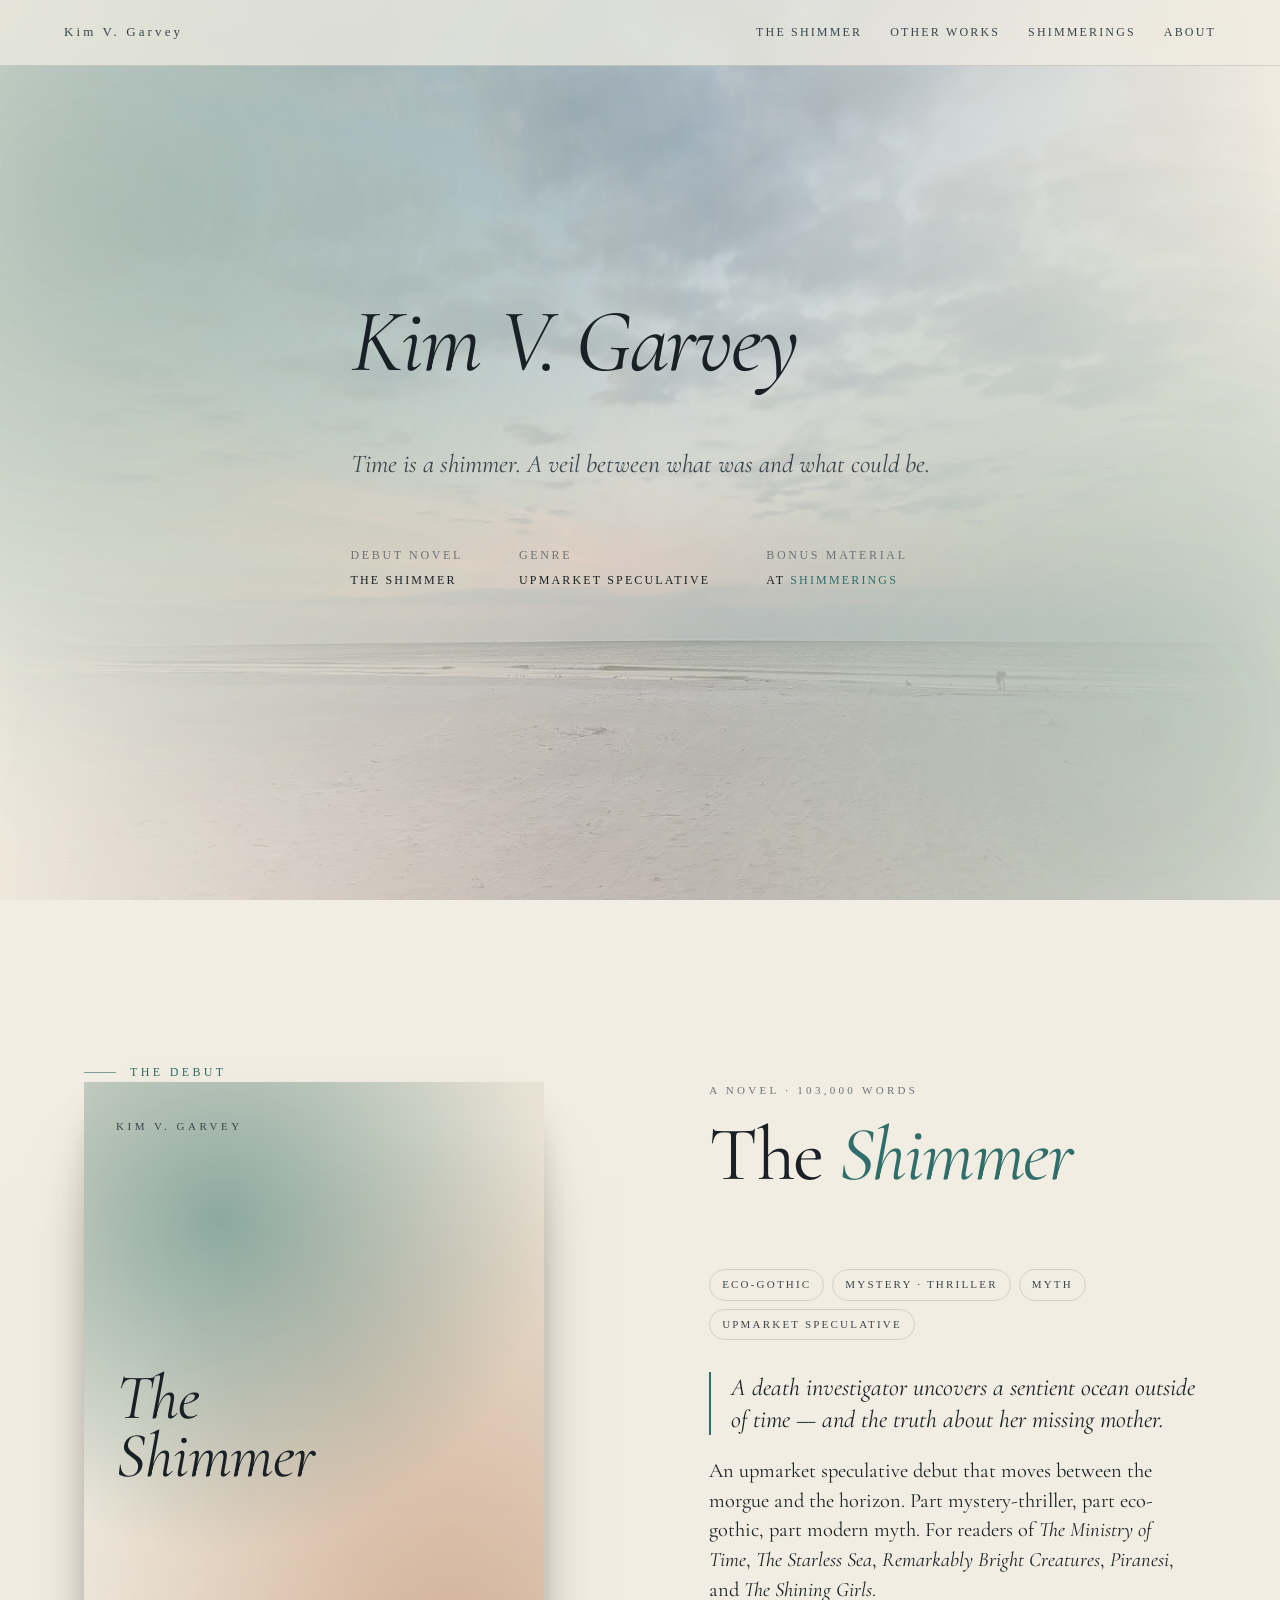
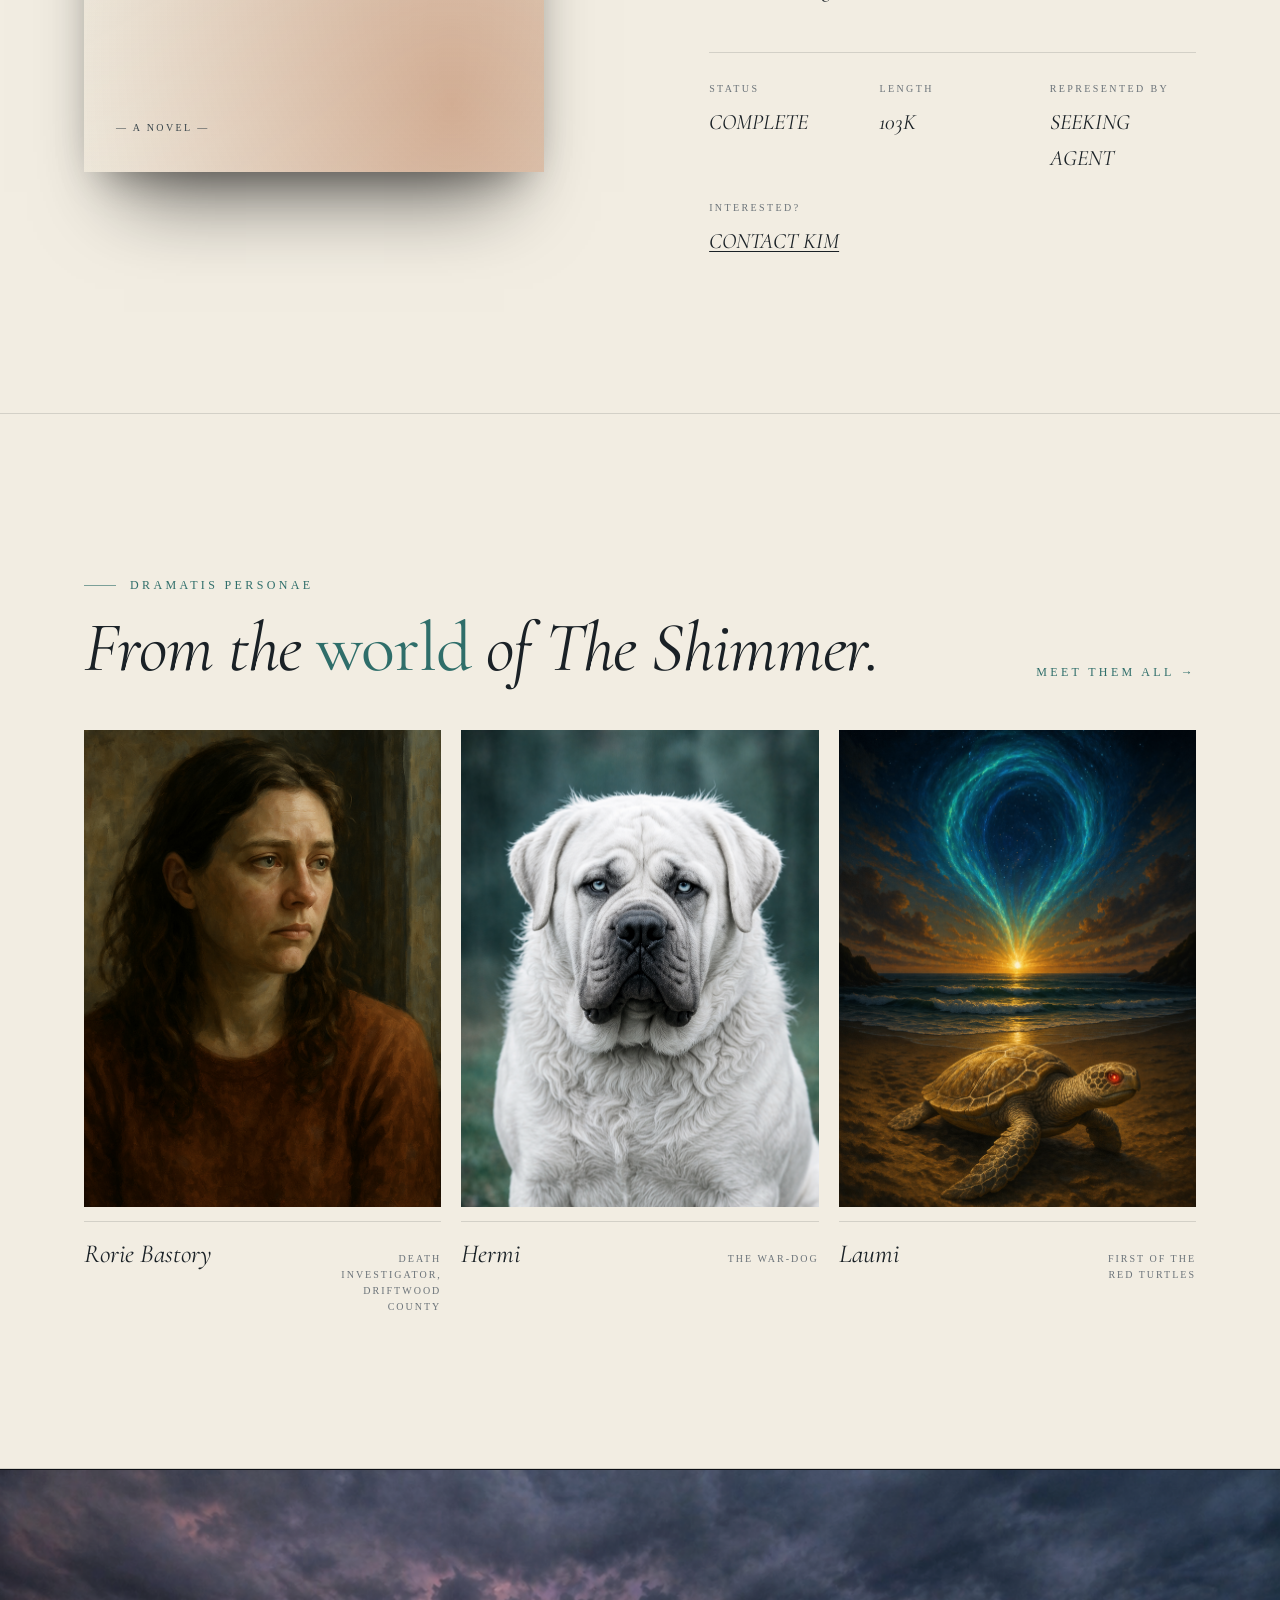
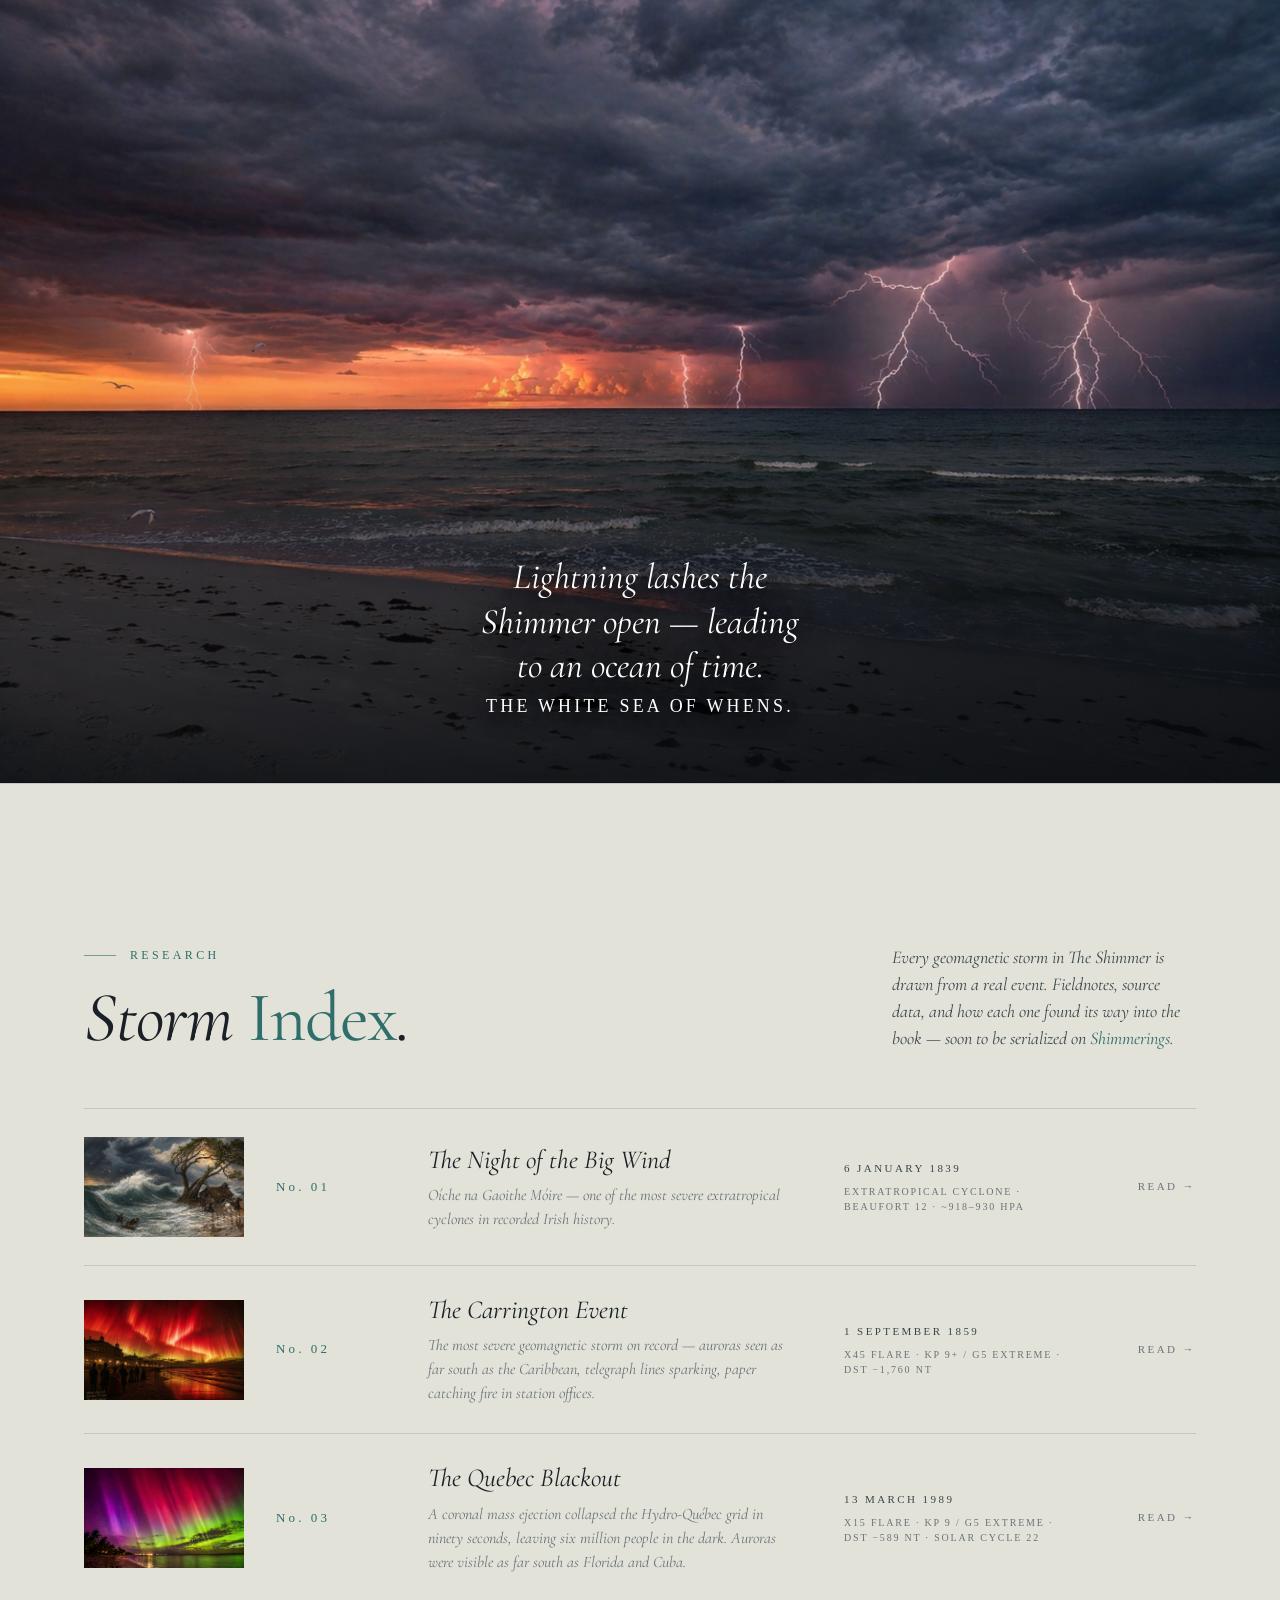
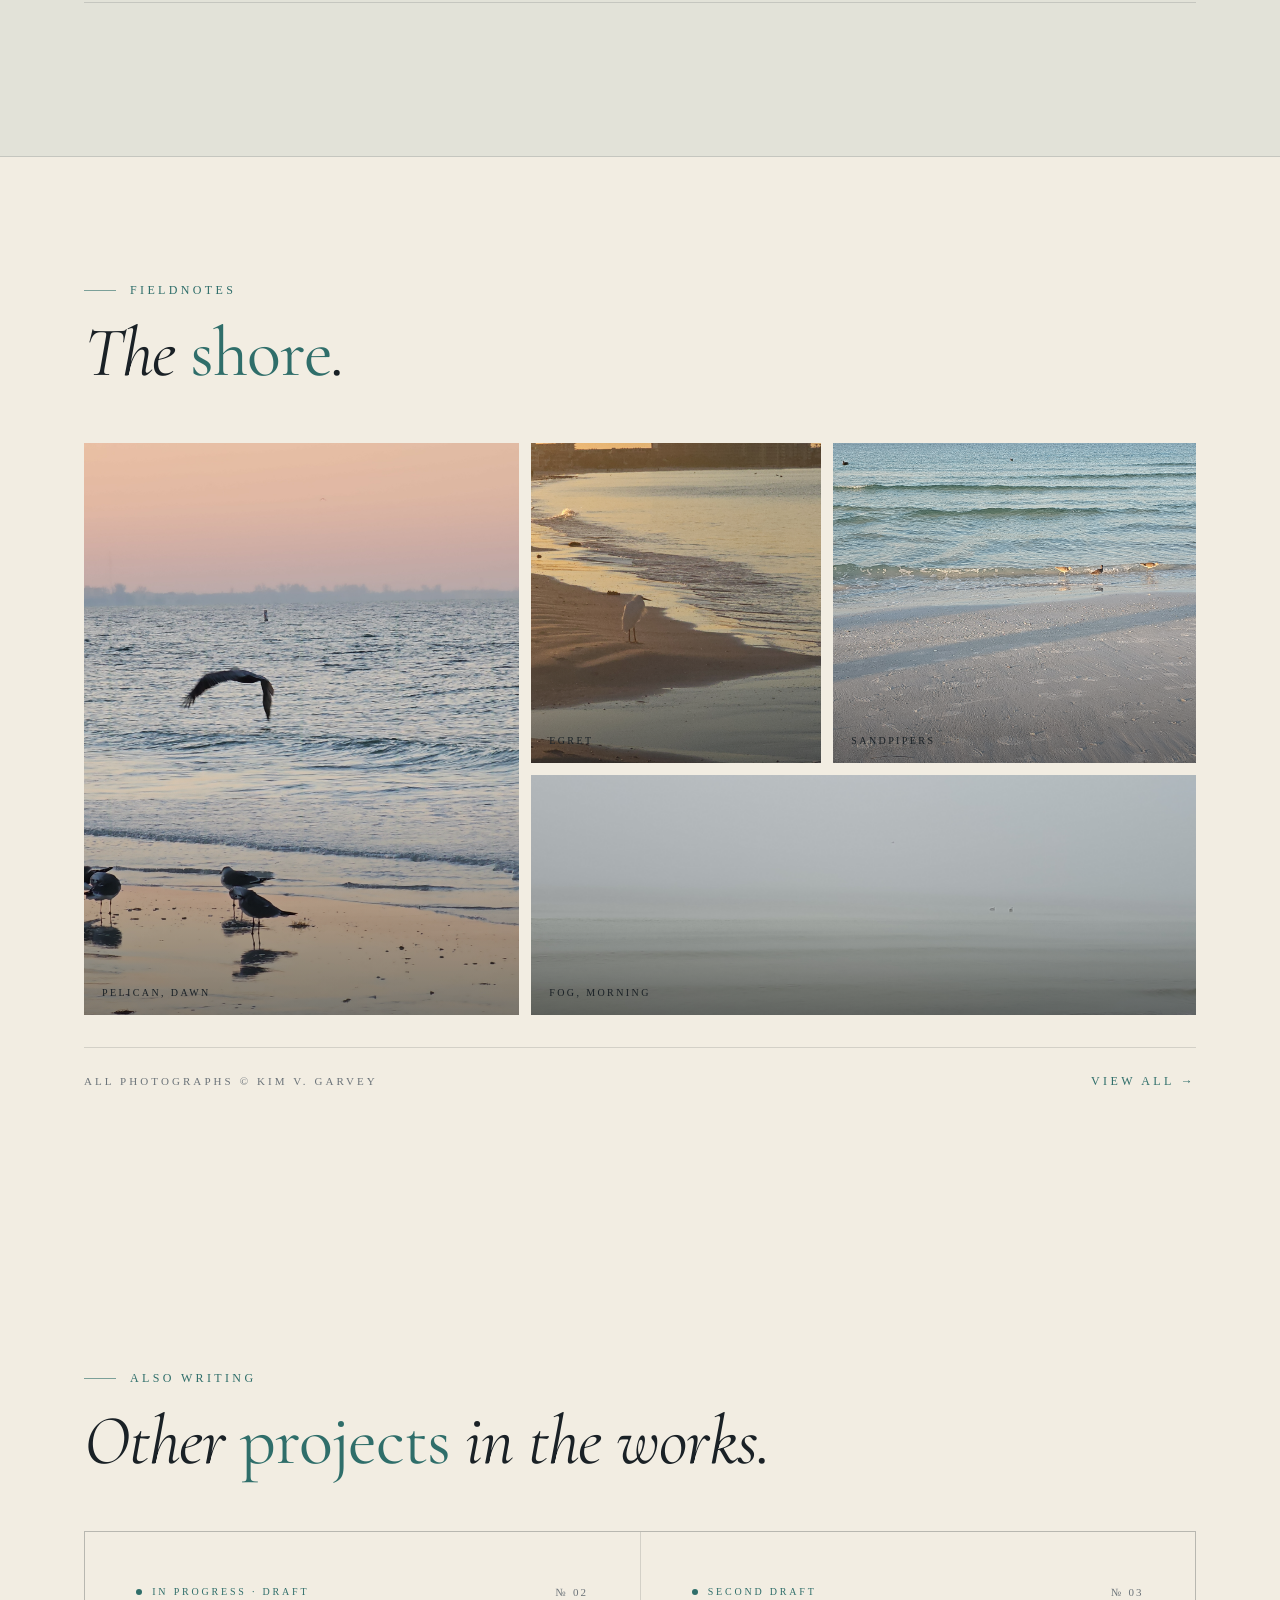
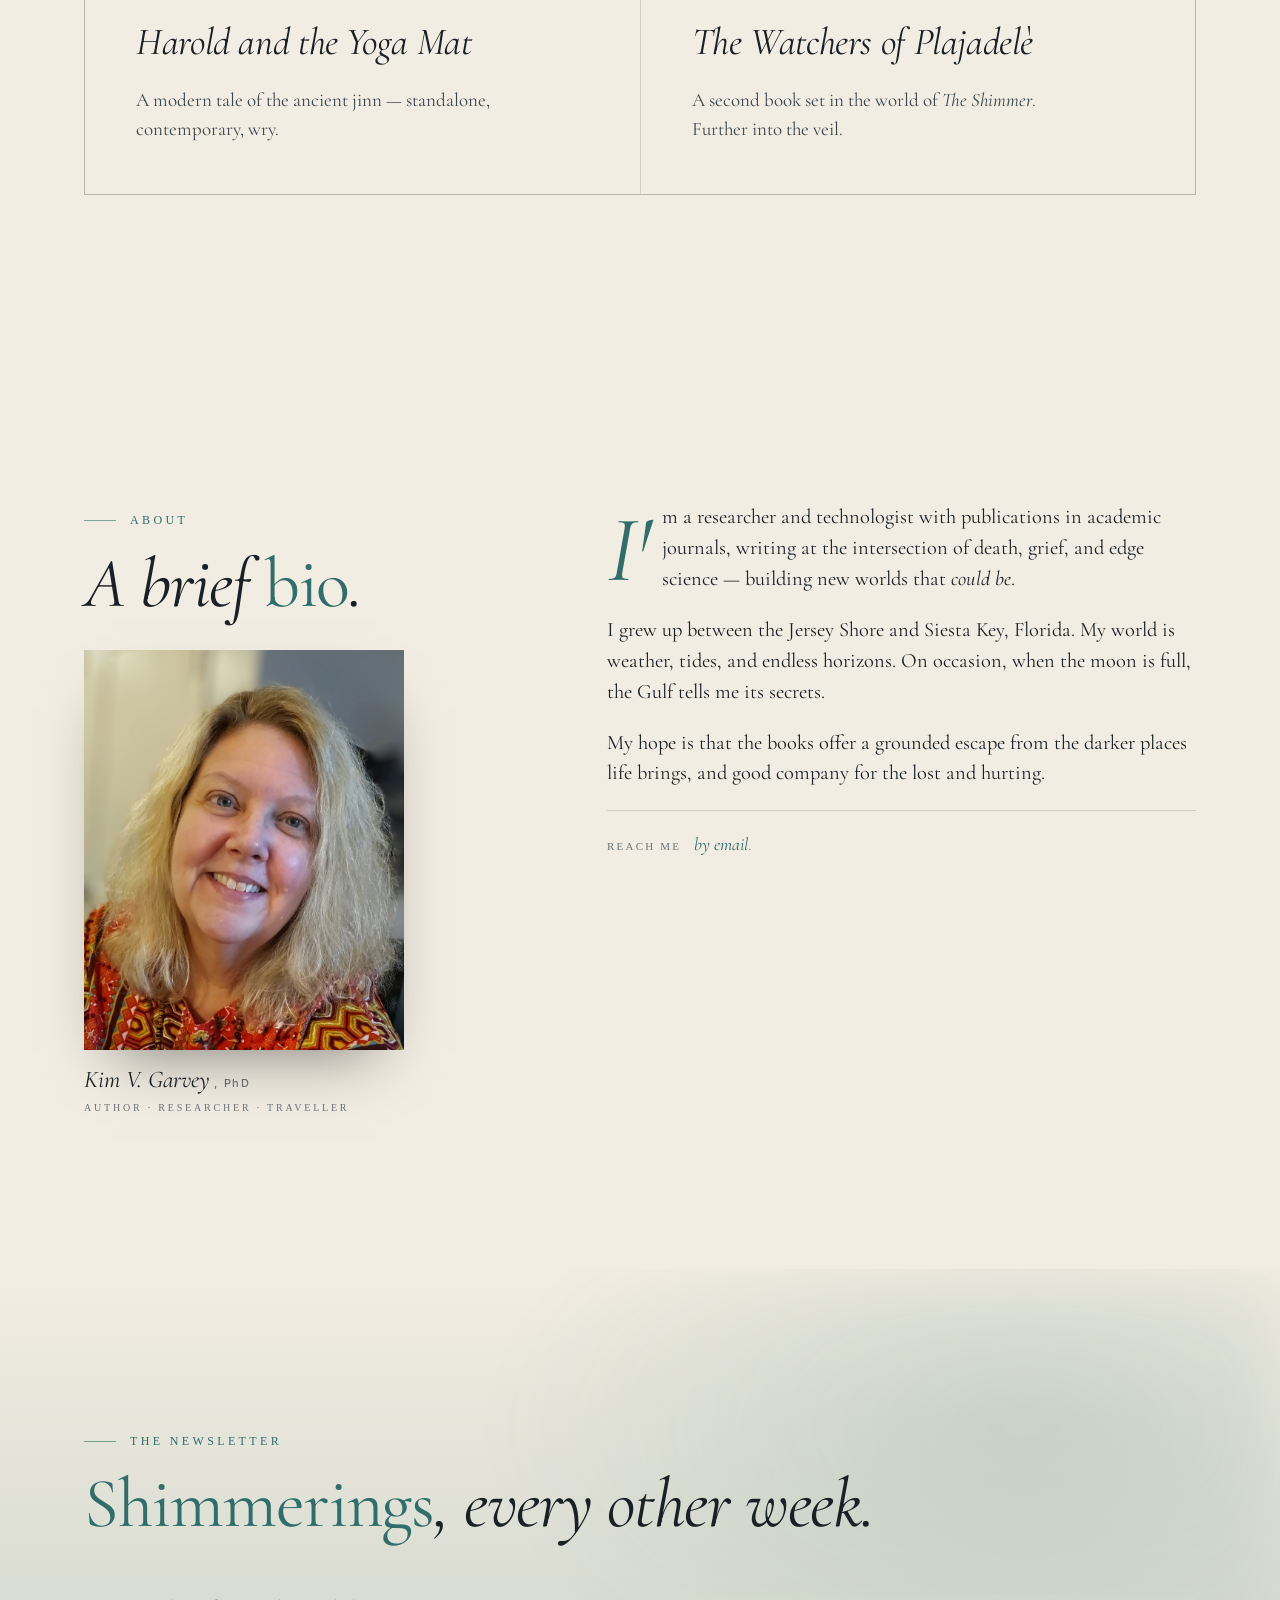
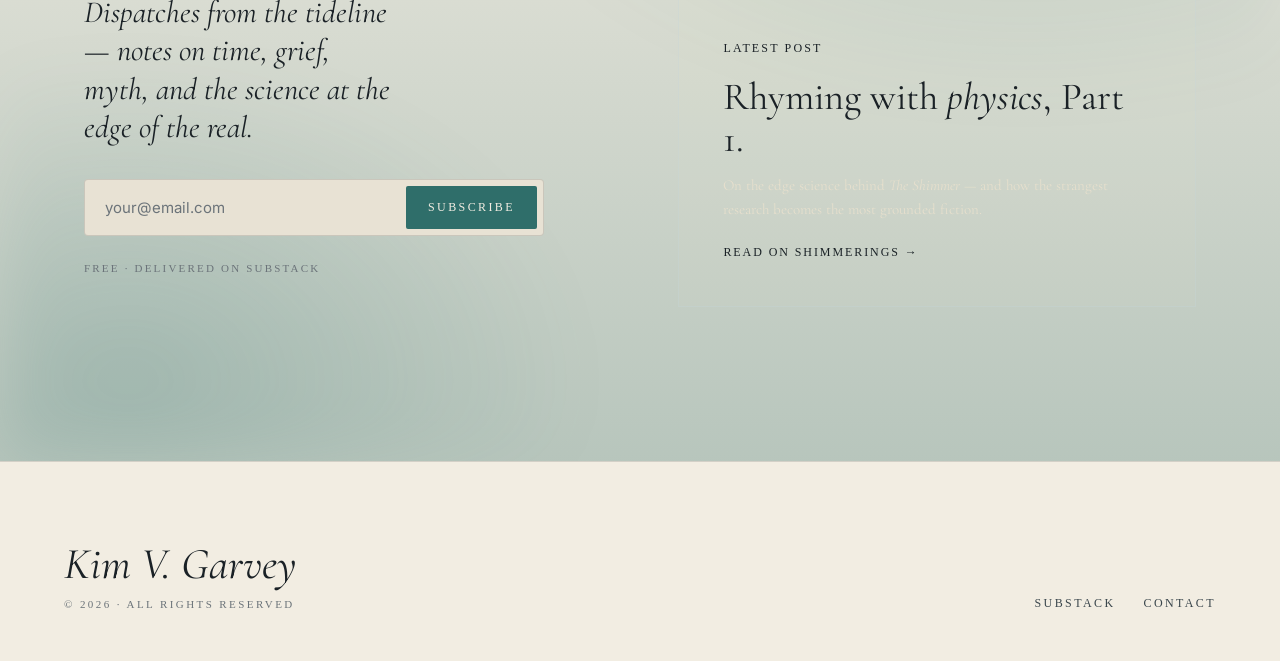
<file: index.html>
<!doctype html>
<html lang="en" data-palette="abyssal" data-accent="shore" data-hero="editorial" data-motion="on">
<head>
<meta charset="utf-8" />
<meta name="viewport" content="width=device-width, initial-scale=1" />
<title>Kim V. Garvey — author of The Shimmer</title>
<meta name="description" content="Kim V. Garvey is an upmarket speculative author. Debut novel: The Shimmer." />

<!-- Open Graph / social cards -->
<meta property="og:type" content="website" />
<meta property="og:site_name" content="Kim V. Garvey" />
<meta property="og:title" content="Kim V. Garvey — author of The Shimmer" />
<meta property="og:description" content="Upmarket speculative debut. A death investigator uncovers a sentient ocean outside of time — and the truth about her missing mother." />
<meta property="og:image" content="https://kimvgarvey.com/images/social-card.png" />
<meta property="og:image:width" content="1200" />
<meta property="og:image:height" content="630" />
<meta property="og:url" content="https://kimvgarvey.com/" />
<meta name="twitter:card" content="summary_large_image" />
<meta name="twitter:title" content="Kim V. Garvey — author of The Shimmer" />
<meta name="twitter:description" content="Upmarket speculative debut. A death investigator uncovers a sentient ocean outside of time — and the truth about her missing mother." />
<meta name="twitter:image" content="https://kimvgarvey.com/images/social-card.png" />
<link rel="preconnect" href="https://fonts.googleapis.com" />
<link rel="preconnect" href="https://fonts.gstatic.com" crossorigin />
<link href="https://fonts.googleapis.com/css2?family=Cormorant+Garamond:ital,wght@0,400;0,500;0,600;1,400;1,500&family=IM+Fell+English+SC&family=Inter:wght@400;500;600&display=swap" rel="stylesheet" />
<link rel="stylesheet" href="styles.css?v=15" />
<script>
  // Persisted tweak defaults. The host rewrites this block on change.
  window.__TWEAK_DEFAULTS = /*EDITMODE-BEGIN*/{
    "palette": "pale",
    "accent": "shore",
    "hero": "editorial",
    "motion": "on"
  }/*EDITMODE-END*/;
</script>
</head>
<body>

<div class="grain"></div>

<!-- ==================== NAV ==================== -->
<nav class="nav">
  <a href="#top" class="mark">Kim V. Garvey</a>
  <button class="nav-toggle" aria-label="Open menu" aria-expanded="false" aria-controls="nav-menu">
    <span></span><span></span><span></span>
  </button>
  <ul id="nav-menu">
    <li><a href="#book">The Shimmer</a></li>
    <li><a href="#works">Other Works</a></li>
    <li><a href="#substack">Shimmerings</a></li>
    <li><a href="#about">About</a></li>
  </ul>
</nav>
<script>
  (function(){
    var btn = document.querySelector('.nav-toggle');
    var menu = document.getElementById('nav-menu');
    if (!btn || !menu) return;
    function close(){ menu.classList.remove('open'); btn.classList.remove('open'); btn.setAttribute('aria-expanded','false'); }
    function toggle(){
      var isOpen = menu.classList.toggle('open');
      btn.classList.toggle('open', isOpen);
      btn.setAttribute('aria-expanded', isOpen ? 'true' : 'false');
    }
    btn.addEventListener('click', toggle);
    menu.addEventListener('click', function(e){ if (e.target.tagName === 'A') close(); });
  })();
</script>

<!-- ==================== HERO ==================== -->
<section class="hero" id="top">
  <div class="hero-photo"></div>
  <div class="shimmer"></div>
  <div class="wrap hero-inner">
    <h1 class="hero-name">Kim V. Garvey</h1>
    <p class="hero-sub">
      Time is a shimmer. A veil between what was and what could be.
    </p>
    <div class="hero-meta">
      <div>Debut Novel <b>The Shimmer</b></div>
      <div>Genre <b>Upmarket Speculative</b></div>
      <div>Bonus material <b>At <a href="https://shimmerings.substack.com/about" target="_blank" rel="noopener" style="color:var(--accent)">Shimmerings</a></b></div>
    </div>
  </div>
</section>

<!-- ==================== THE SHIMMER ==================== -->
<section id="book">
  <div class="wrap">
    <div class="eyebrow">The Debut</div>
    <div class="book">

      <div class="book-cover-wrap">
        <div class="book-cover" aria-label="Cover treatment for The Shimmer">
          <div class="book-cover-text">
            <div class="cv-author">Kim V. Garvey</div>
            <div>
              <div class="cv-title">The<br/><em>Shimmer</em></div>
            </div>
            <div class="cv-sub">— A Novel —</div>
          </div>
        </div>
      </div>

      <div class="book-info">
        <div class="title-mark">A Novel · 103,000 words</div>
        <h2>The <em>Shimmer</em></h2>
        <div class="book-tags">
          <span>Eco-Gothic</span>
          <span>Mystery · Thriller</span>
          <span>Myth</span>
          <span>Upmarket Speculative</span>
        </div>
        <div class="pitch">
          <span class="lede">A death investigator uncovers a sentient ocean outside of time — and the truth about her missing mother.</span>
          <p>
            An upmarket speculative debut that moves between the morgue and the horizon. Part mystery-thriller, part eco-gothic, part modern myth. For readers of <em>The Ministry of Time</em>, <em>The Starless Sea</em>, <em>Remarkably Bright Creatures</em>, <em>Piranesi</em>, and <em>The Shining Girls</em>.
          </p>
        </div>
        <div class="book-stats">
          <div>Status <b>Complete</b></div>
          <div>Length <b>103k</b></div>
          <div>Represented by <b>Seeking agent</b></div>
          <div>Interested? <b><a href="#" class="js-mailto" data-u="a2ltd3JpdGVzMTAw" data-d="Z21haWwuY29t">Contact Kim</a></b></div>
        </div>
      </div>

    </div>
  </div>
</section>

<hr class="rule"/>

<!-- ==================== CHARACTERS TEASER ==================== -->
<section id="characters">
  <div class="wrap">
    <div class="characters-head">
      <div>
        <div class="eyebrow">Dramatis Personae</div>
        <h2 class="section-title">From the <em>world</em> of The Shimmer.</h2>
      </div>
      <a class="characters-more" href="Characters.html">Meet them all →</a>
    </div>
    <div class="char-row">
      <a class="char-card" href="Characters.html#rorie">
        <div class="char-img" style="background-image:url('images/char-rorie.png')"></div>
        <div class="char-meta">
          <div class="char-name">Rorie Bastory</div>
          <div class="char-role">Death Investigator, Driftwood County</div>
        </div>
      </a>
      <a class="char-card" href="Characters.html#hermi">
        <div class="char-img" style="background-image:url('images/char-hermi.png?v=4')"></div>
        <div class="char-meta">
          <div class="char-name">Hermi</div>
          <div class="char-role">The War-Dog</div>
        </div>
      </a>
      <a class="char-card" href="Characters.html#laumi">
        <div class="char-img" style="background-image:url('images/char-laumi.png?v=2')"></div>
        <div class="char-meta">
          <div class="char-name">Laumi</div>
          <div class="char-role">First of the Red Turtles</div>
        </div>
      </a>
    </div>
  </div>
</section>

<hr class="rule"/>

<!-- ==================== TIDELINE BAND ==================== -->
<section class="tideline" aria-hidden="true">
  <img class="tideline-img" src="images/tideline-storm-v4.png" alt="" />
  <blockquote>Lightning lashes the Shimmer open — leading to an ocean of time. <span class="accent">The White Sea of Whens.</span></blockquote>
</section>

<!-- ==================== STORM INDEX ==================== -->
<section class="storms" id="storms">
  <div class="wrap">
    <div class="storms-head">
      <div>
        <div class="eyebrow">Research</div>
        <h2 class="section-title">Storm <em>Index</em>.</h2>
      </div>
      <p class="storms-note">Every geomagnetic storm in <em>The Shimmer</em> is drawn from a real event. Fieldnotes, source data, and how each one found its way into the book — soon to be serialized on <a href="https://shimmerings.substack.com/about" target="_blank" rel="noopener" style="color:var(--accent)">Shimmerings</a>.</p>
    </div>
    <div class="storm-table">

      <a class="storm-row has-img" href="https://www.irishtimes.com/culture/books/the-calm-before-the-big-wind-of-1839-was-particularly-eerie-1.3257684" target="_blank" rel="noopener">
        <div class="s-img" style="background-image:url('images/storm-big-wind.png')"></div>
        <div class="s-id">No. 01</div>
        <div class="s-title">The Night of the Big Wind
          <small>Oíche na Gaoithe Móire — one of the most severe extratropical cyclones in recorded Irish history.</small>
        </div>
        <div class="s-loc">
          <div>6 January 1839</div>
          <div class="s-meta">Extratropical Cyclone · Beaufort 12 · ~918–930 hPa</div>
        </div>
        <div class="s-arrow">Read →</div>
      </a>

      <a class="storm-row has-img" href="https://ntrs.nasa.gov/api/citations/20050210157/downloads/20050210157.pdf" target="_blank" rel="noopener">
        <div class="s-img" style="background-image:url('images/storm-carrington.png')"></div>
        <div class="s-id">No. 02</div>
        <div class="s-title">The Carrington Event
          <small>The most severe geomagnetic storm on record — auroras seen as far south as the Caribbean, telegraph lines sparking, paper catching fire in station offices.</small>
        </div>
        <div class="s-loc">
          <div>1 September 1859</div>
          <div class="s-meta">X45 Flare · Kp 9+ / G5 Extreme · Dst −1,760 nT</div>
        </div>
        <div class="s-arrow">Read →</div>
      </a>

      <a class="storm-row has-img" href="https://www.nasa.gov/science-research/heliophysics/the-day-the-sun-brought-darkness/" target="_blank" rel="noopener">
        <div class="s-img" style="background-image:url('images/storm-1989.png')"></div>
        <div class="s-id">No. 03</div>
        <div class="s-title">The Quebec Blackout
          <small>A coronal mass ejection collapsed the Hydro-Québec grid in ninety seconds, leaving six million people in the dark. Auroras were visible as far south as Florida and Cuba.</small>
        </div>
        <div class="s-loc">
          <div>13 March 1989</div>
          <div class="s-meta">X15 Flare · Kp 9 / G5 Extreme · Dst −589 nT · Solar Cycle 22</div>
        </div>
        <div class="s-arrow">Read →</div>
      </a>

    </div>
  </div>
</section>

<!-- ==================== SHORE GALLERY ==================== -->
<section class="gallery" id="shore">
  <div class="wrap">
    <div class="storms-head">
      <div>
        <div class="eyebrow">Fieldnotes</div>
        <h2 class="section-title">The <em>shore</em>.</h2>
      </div>
    </div>
    <div class="gallery-grid">
      <div class="g g1"><span class="cap">Pelican, dawn</span></div>
      <div class="g g2"><span class="cap">Egret</span></div>
      <div class="g g3"><span class="cap">Sandpipers</span></div>
      <div class="g g4"><span class="cap">Fog, morning</span></div>
    </div>
    <div class="gallery-foot">
      <p class="gallery-credit">All photographs © Kim V. Garvey</p>
      <a class="gallery-more" href="the-shore.html">View all →</a>
    </div>
  </div>
</section>

<!-- ==================== WORKS IN PROGRESS ==================== -->
<section id="works">
  <div class="wrap">
    <div class="eyebrow">Also Writing</div>
    <h2 class="section-title">Other <em>projects</em> in&nbsp;the&nbsp;works.</h2>

    <div class="wip-grid">
      <div class="wip-card">
        <div class="wip-index">№ 02</div>
        <div class="wip-status">In Progress · Draft</div>
        <h3>Harold and the Yoga Mat</h3>
        <p>A modern tale of the ancient jinn — standalone, contemporary, wry.</p>
      </div>
      <div class="wip-card">
        <div class="wip-index">№ 03</div>
        <div class="wip-status">Second draft</div>
        <h3>The Watchers of Plajadelè</h3>
        <p>A second book set in the world of <em>The Shimmer</em>. Further into the veil.</p>
      </div>
    </div>
  </div>
</section>

<!-- ==================== ABOUT ==================== -->
<section id="about">
  <div class="wrap">
    <div class="bio">
      <div class="bio-head">
        <div class="eyebrow">About</div>
        <h2 class="section-title">A brief <em>bio</em>.</h2>
        <div class="bio-portrait" role="img" aria-label="An egret at the tideline"></div>
        <div class="bio-caption">
          <span class="bc-name">Kim V. Garvey<sup>, PhD</sup></span>
          <span class="bc-tag">Author · Researcher · Traveller</span>
        </div>
      </div>
      <div class="bio-body">
        <p>I'm a researcher and technologist with publications in academic journals, writing at the intersection of death, grief, and edge science — building new worlds that <em>could be</em>.</p>
        <p>I grew up between the Jersey Shore and Siesta Key, Florida. My world is weather, tides, and endless horizons. On occasion, when the moon is full, the Gulf tells me its secrets.</p>
        <p>My hope is that the books offer a grounded escape from the darker places life brings, and good company for the lost and hurting.</p>
        <p class="bio-contact">Reach me <a href="#" class="js-mailto" data-u="a2ltd3JpdGVzMTAw" data-d="Z21haWwuY29t">by email</a>.</p>
      </div>
    </div>
  </div>
</section>

<!-- ==================== SUBSTACK ==================== -->
<section class="sub" id="substack">
  <div class="wrap sub-inner">
    <div class="eyebrow">The Newsletter</div>
    <h2 class="section-title"><em>Shimmerings</em>, every other week.</h2>

    <div class="sub-grid">

      <div class="sub-pitch">
        <p class="sub-tag">Dispatches from the tideline — notes on time, grief, myth, and the science at the edge of the real.</p>

        <form class="signup" onsubmit="event.preventDefault(); window.open('https://shimmerings.substack.com/','_blank');">
          <input type="email" placeholder="your@email.com" aria-label="email address" />
          <button type="submit">Subscribe</button>
        </form>
        <div class="sub-meta">Free · Delivered on Substack</div>
      </div>

      <a class="sub-latest" href="https://shimmerings.substack.com/p/rhyming-with-physics-part-1" target="_blank" rel="noopener">
        <div class="sub-latest-eyebrow">Latest post</div>
        <h3 class="sub-latest-title">Rhyming with <em>physics</em>, Part 1.</h3>
        <p class="sub-latest-dek">On the edge science behind <em>The Shimmer</em> — and how the strangest research becomes the most grounded fiction.</p>
        <div class="sub-latest-meta">Read on Shimmerings →</div>
      </a>

    </div>
  </div>
</section>

<!-- ==================== FOOTER ==================== -->
<footer>
  <div>
    <p class="footer-mark">Kim V. <em>Garvey</em></p>
    <div class="footer-line">© 2026 · All rights reserved</div>
  </div>
  <div class="footer-links">
    <a href="https://shimmerings.substack.com/" target="_blank" rel="noopener">Substack</a>
    <a href="#" class="js-mailto" data-u="a2ltd3JpdGVzMTAw" data-d="Z21haWwuY29t">Contact</a>
  </div>
</footer>

<script src="tweaks.js"></script>
<script>
  // Obfuscated mailto: address assembled only on interaction, never appears as a string in source.
  (function () {
    function assemble(a) {
      return atob(a.dataset.u) + String.fromCharCode(64) + atob(a.dataset.d);
    }
    document.querySelectorAll('a.js-mailto').forEach(function (a) {
      a.addEventListener('mouseover', function () {
        if (!a.dataset.ready) {
          a.href = 'mailto:' + assemble(a);
          a.dataset.ready = '1';
        }
      });
      a.addEventListener('focus', function () {
        if (!a.dataset.ready) {
          a.href = 'mailto:' + assemble(a);
          a.dataset.ready = '1';
        }
      });
      a.addEventListener('click', function (e) {
        if (!a.dataset.ready) {
          e.preventDefault();
          a.href = 'mailto:' + assemble(a);
          a.dataset.ready = '1';
          window.location.href = a.href;
        }
      });
    });
  })();
</script>

</body>
</html>
</file>
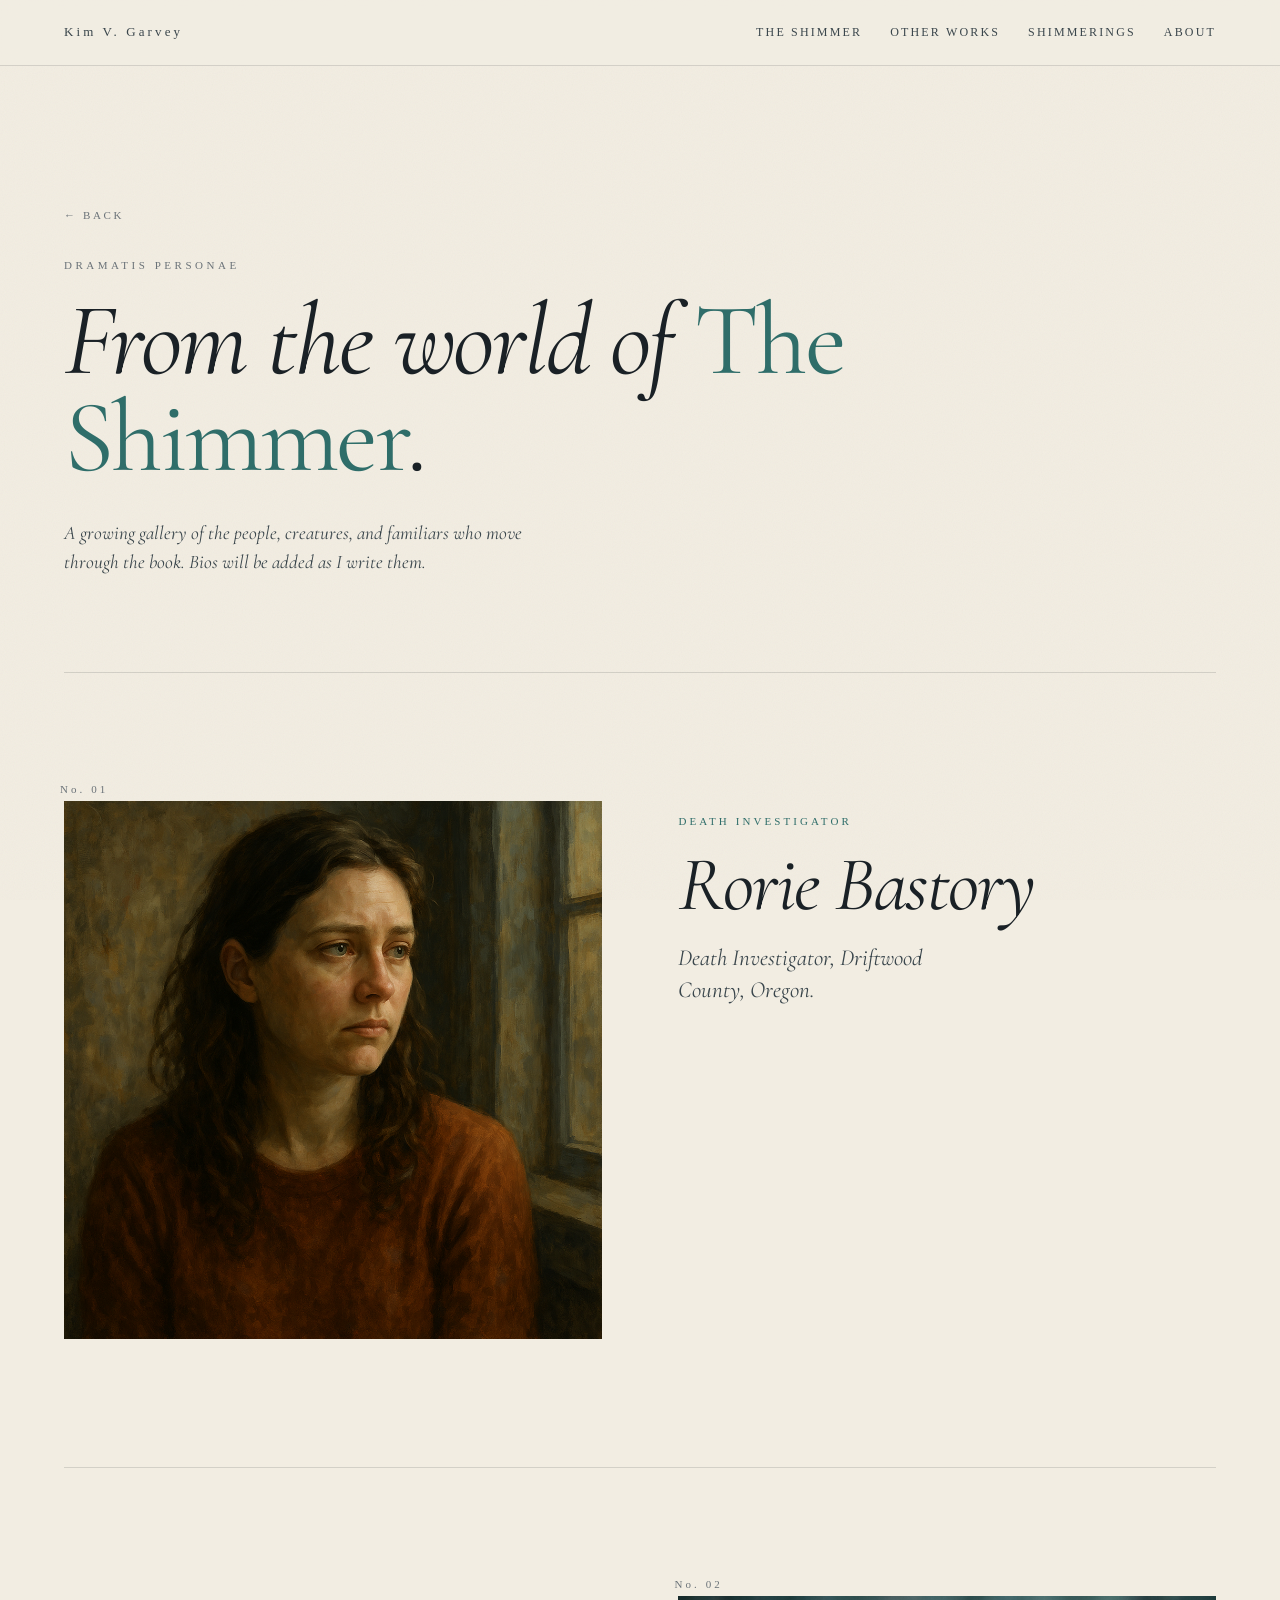
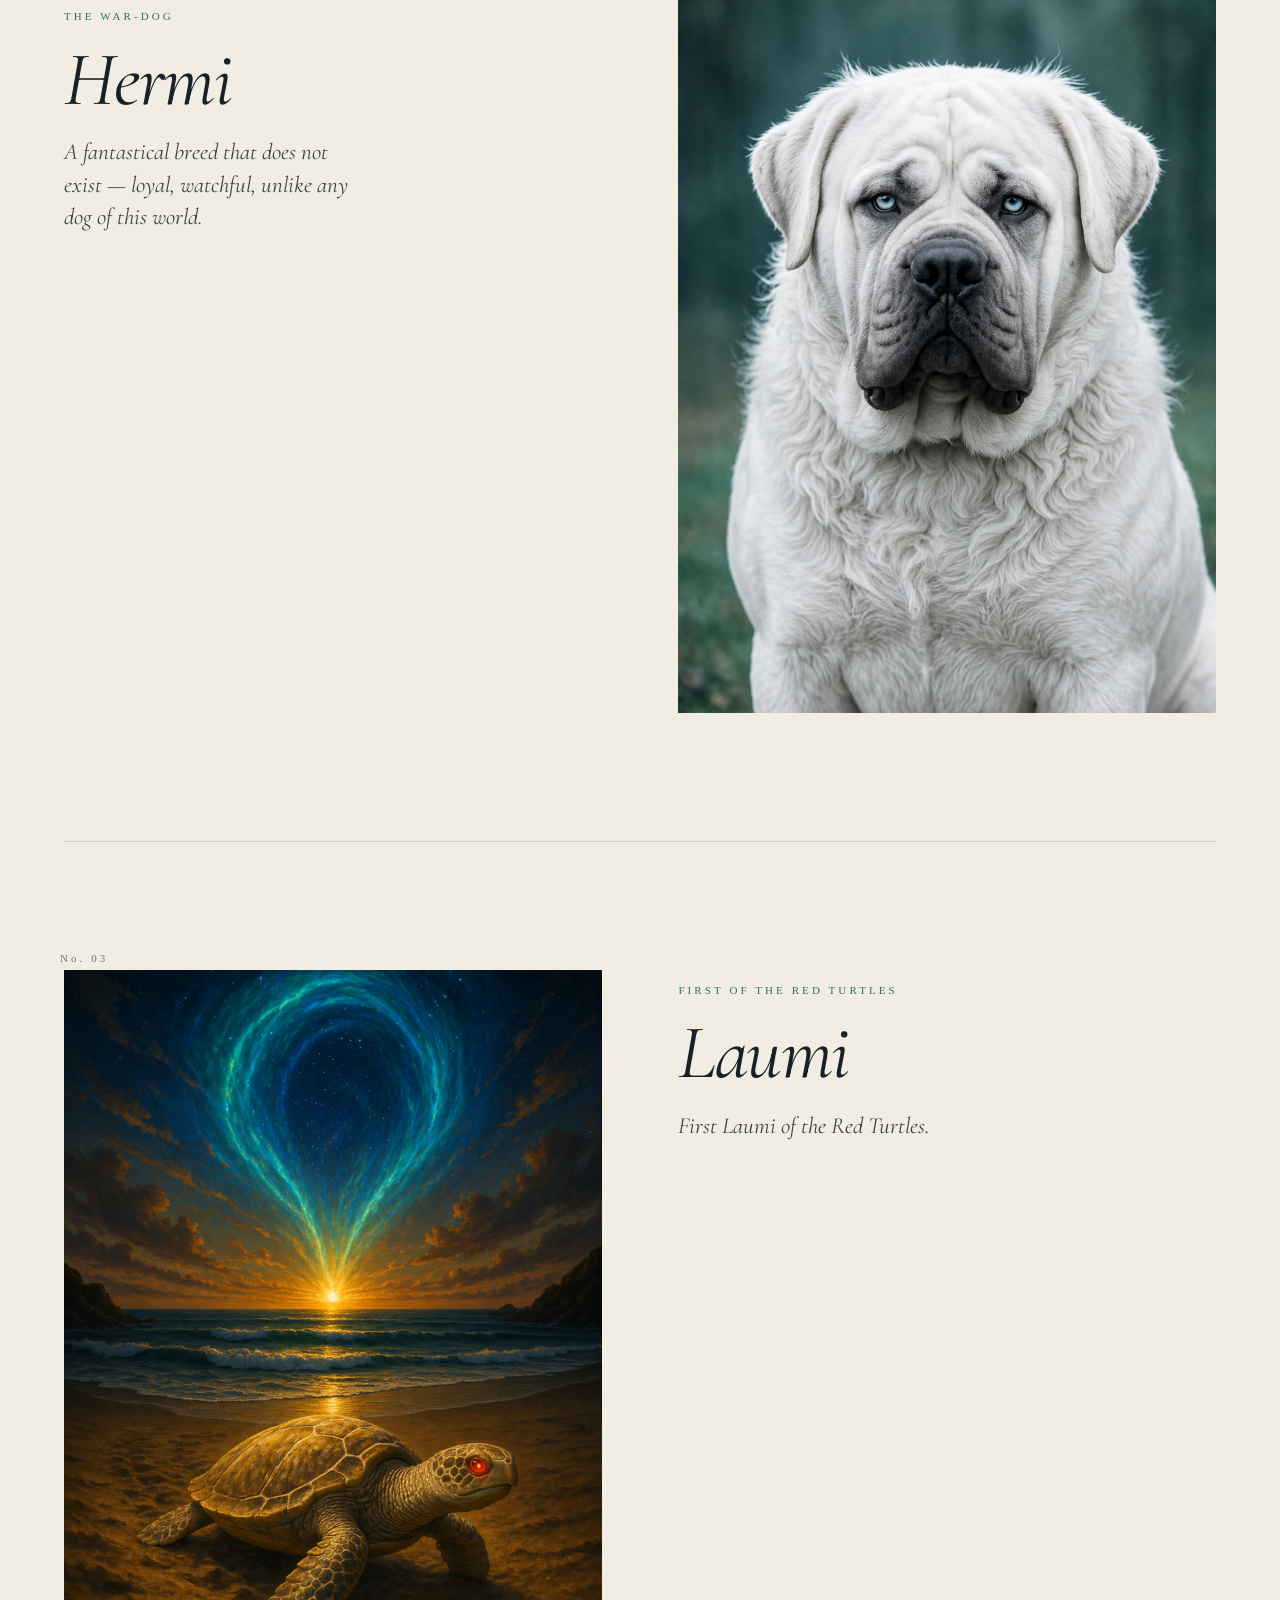
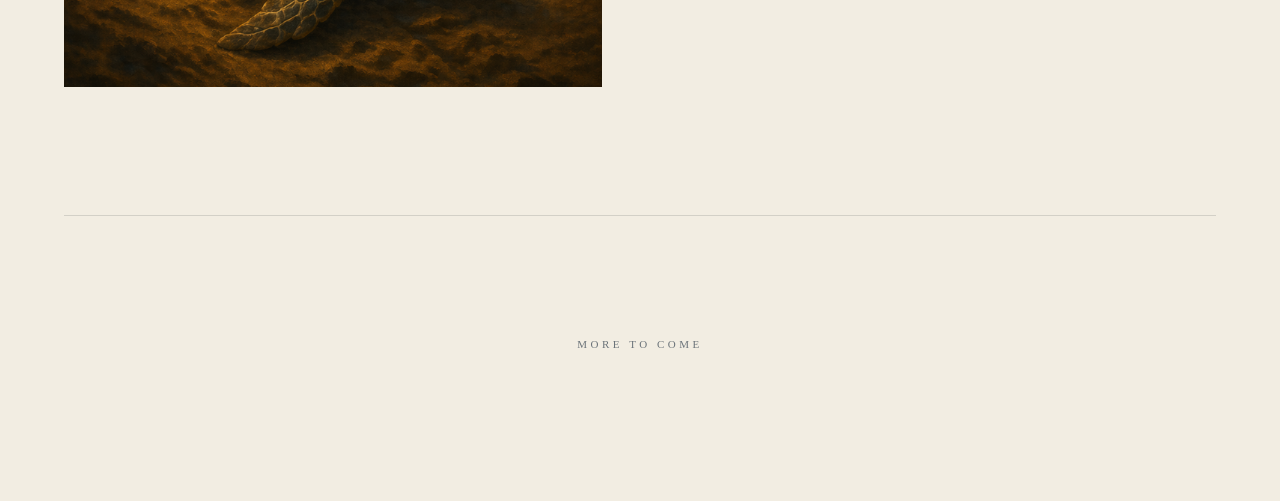
<file: characters.html>
<!doctype html>
<html lang="en" data-palette="pale" data-accent="shore" data-motion="on">
<head>
<meta charset="utf-8" />
<meta name="viewport" content="width=device-width, initial-scale=1" />
<title>Characters — The Shimmer</title>
<meta name="description" content="Characters from the world of The Shimmer, by Kim V. Garvey." />
<link rel="preconnect" href="https://fonts.googleapis.com" />
<link rel="preconnect" href="https://fonts.gstatic.com" crossorigin />
<link href="https://fonts.googleapis.com/css2?family=Cormorant+Garamond:ital,wght@0,400;0,500;0,600;1,400;1,500&family=IM+Fell+English+SC&family=Inter:wght@400;500;600&display=swap" rel="stylesheet" />
<link rel="stylesheet" href="styles.css?v=10" />
<style>
  .subpage-header {
    padding: clamp(140px, 16vw, 200px) var(--pad) clamp(40px, 6vw, 80px);
  }
  .subpage-back {
    font-family: var(--f-caps);
    letter-spacing: 0.24em;
    font-size: 11px;
    text-transform: uppercase;
    color: var(--bone-mute);
    display: inline-block;
    margin-bottom: 32px;
    transition: color .2s, transform .2s;
  }
  .subpage-back:hover { color: var(--accent); transform: translateX(-4px); }
  .subpage-kicker {
    font-family: var(--f-caps);
    letter-spacing: 0.32em;
    font-size: 11px;
    text-transform: uppercase;
    color: var(--bone-mute);
    margin-bottom: 18px;
  }
  .subpage-title {
    font-family: var(--f-display);
    font-weight: 400;
    font-style: italic;
    font-size: clamp(48px, 8vw, 128px);
    line-height: 0.95;
    letter-spacing: -0.025em;
    margin: 0;
  }
  .subpage-title em { font-style: normal; color: var(--accent); }
  .subpage-intro {
    margin-top: 32px;
    max-width: 60ch;
    font-family: var(--f-serif);
    font-style: italic;
    font-size: clamp(18px, 1.5vw, 22px);
    line-height: 1.5;
    color: var(--bone-dim);
  }

  /* Character blocks */
  .characters-page {
    padding: 0 var(--pad) clamp(80px, 10vw, 160px);
  }
  .character {
    display: grid;
    grid-template-columns: minmax(320px, 1fr) 1fr;
    gap: clamp(32px, 6vw, 96px);
    padding: clamp(60px, 10vw, 140px) 0;
    border-top: 1px solid var(--rule);
    align-items: start;
  }
  .character:last-child { border-bottom: 1px solid var(--rule); }
  .character.reverse { grid-template-columns: 1fr minmax(320px, 1fr); }
  .character.reverse .char-portrait { order: 2; }
  .character.reverse .char-body     { order: 1; }
  @media (max-width: 880px) {
    .character, .character.reverse {
      grid-template-columns: 1fr;
      gap: 32px;
    }
    .character.reverse .char-portrait { order: 0; }
  }
  .char-portrait {
    background: var(--ink-2);
    aspect-ratio: 3 / 4;
    background-size: cover;
    background-position: center;
    position: relative;
  }
  .char-portrait.square { aspect-ratio: 1 / 1; }
  .char-number {
    position: absolute;
    top: -20px;
    left: -4px;
    font-family: var(--f-caps);
    font-size: 11px;
    letter-spacing: 0.28em;
    color: var(--bone-mute);
  }
  .char-body {
    padding-top: 12px;
  }
  .char-kicker {
    font-family: var(--f-caps);
    letter-spacing: 0.28em;
    font-size: 11px;
    text-transform: uppercase;
    color: var(--accent);
    margin-bottom: 18px;
  }
  .char-title {
    font-family: var(--f-display);
    font-style: italic;
    font-weight: 400;
    font-size: clamp(44px, 6vw, 88px);
    line-height: 0.95;
    letter-spacing: -0.02em;
    margin: 0 0 20px;
  }
  .char-line {
    font-family: var(--f-serif);
    font-style: italic;
    font-size: clamp(20px, 1.8vw, 26px);
    line-height: 1.4;
    color: var(--bone-dim);
    margin: 0 0 32px;
    max-width: 30ch;
  }
  .char-bio {
    font-family: var(--f-serif);
    font-size: 18px;
    line-height: 1.65;
    color: var(--bone-dim);
    max-width: 48ch;
  }
  .char-bio p + p { margin-top: 1em; }

  .coming-more {
    padding: clamp(60px, 10vw, 120px) 0 20px;
    text-align: center;
    font-family: var(--f-caps);
    letter-spacing: 0.32em;
    font-size: 11px;
    text-transform: uppercase;
    color: var(--bone-mute);
    border-top: 1px solid var(--rule);
  }
</style>
<script>
  window.__TWEAK_DEFAULTS = /*EDITMODE-BEGIN*/{
    "palette": "pale",
    "accent": "shore",
    "motion": "on"
  }/*EDITMODE-END*/;
</script>
</head>
<body>

<div class="grain"></div>

<nav class="nav">
  <a href="index.html" class="mark">Kim V. Garvey</a>
  <ul>
    <li><a href="index.html#book">The Shimmer</a></li>
    <li><a href="index.html#works">Other Works</a></li>
    <li><a href="index.html#substack">Shimmerings</a></li>
    <li><a href="index.html#about">About</a></li>
  </ul>
</nav>

<header class="subpage-header">
  <a class="subpage-back" href="index.html">← Back</a>
  <div class="subpage-kicker">Dramatis Personae</div>
  <h1 class="subpage-title">From the world of <em>The Shimmer</em>.</h1>
  <p class="subpage-intro">A growing gallery of the people, creatures, and familiars who move through the book. Bios will be added as I write them.</p>
</header>

<div class="characters-page">

  <!-- Rorie -->
  <article class="character" id="rorie">
    <div class="char-portrait square" style="background-image:url('images/char-rorie.png')">
      <div class="char-number">No. 01</div>
    </div>
    <div class="char-body">
      <div class="char-kicker">Death Investigator</div>
      <h2 class="char-title">Rorie Bastory</h2>
      <p class="char-line">Death Investigator, Driftwood County, Oregon.</p>
    </div>
  </article>

  <!-- Hermi -->
  <article class="character reverse" id="hermi">
    <div class="char-portrait" style="background-image:url('images/char-hermi.png?v=4')">
      <div class="char-number">No. 02</div>
    </div>
    <div class="char-body">
      <div class="char-kicker">The War-Dog</div>
      <h2 class="char-title">Hermi</h2>
      <p class="char-line">A fantastical breed that does not exist — loyal, watchful, unlike any dog of this world.</p>
    </div>
  </article>

  <!-- Laumi -->
  <article class="character" id="laumi">
    <div class="char-portrait" style="background-image:url('images/char-laumi.png?v=2')">
      <div class="char-number">No. 03</div>
    </div>
    <div class="char-body">
      <div class="char-kicker">First of the Red Turtles</div>
      <h2 class="char-title">Laumi</h2>
      <p class="char-line">First Laumi of the Red Turtles.</p>
    </div>
  </article>

  <div class="coming-more">More to come</div>

</div>

<script src="tweaks.js"></script>
</body>
</html>
</file>
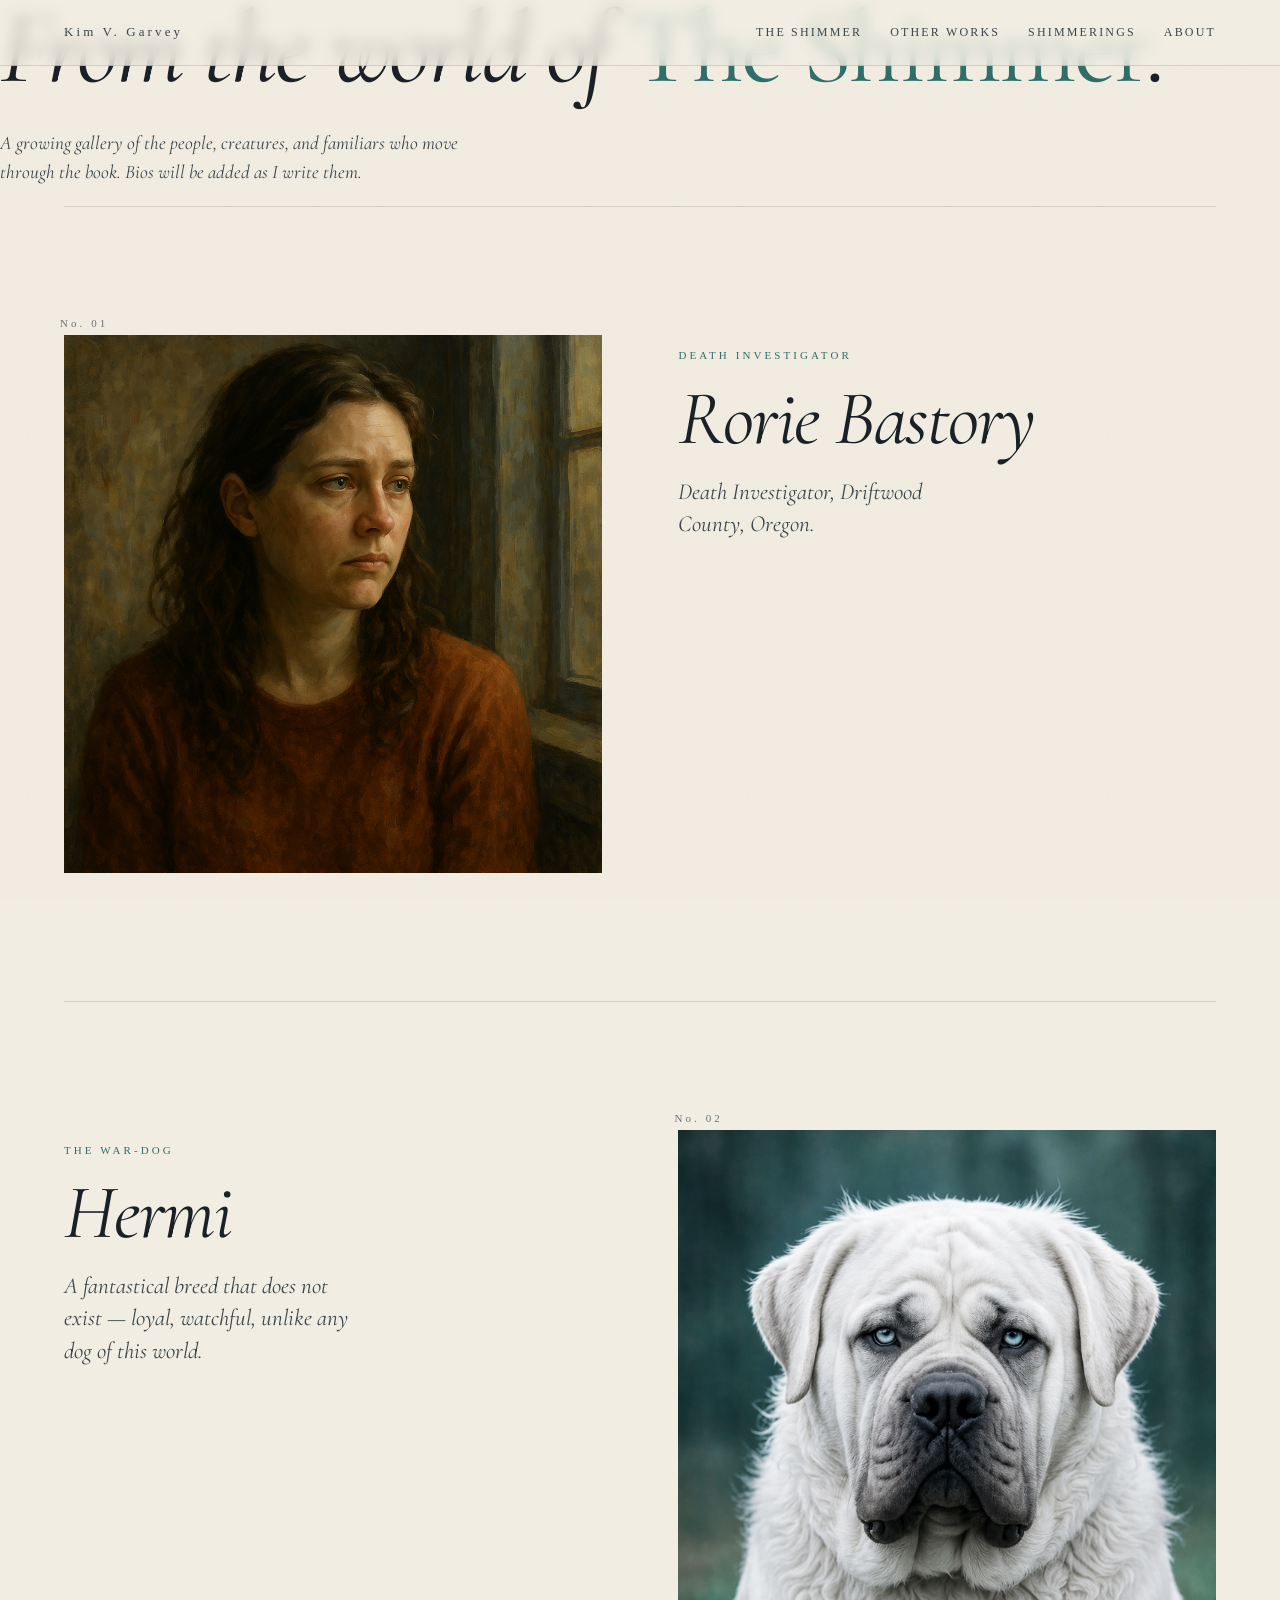
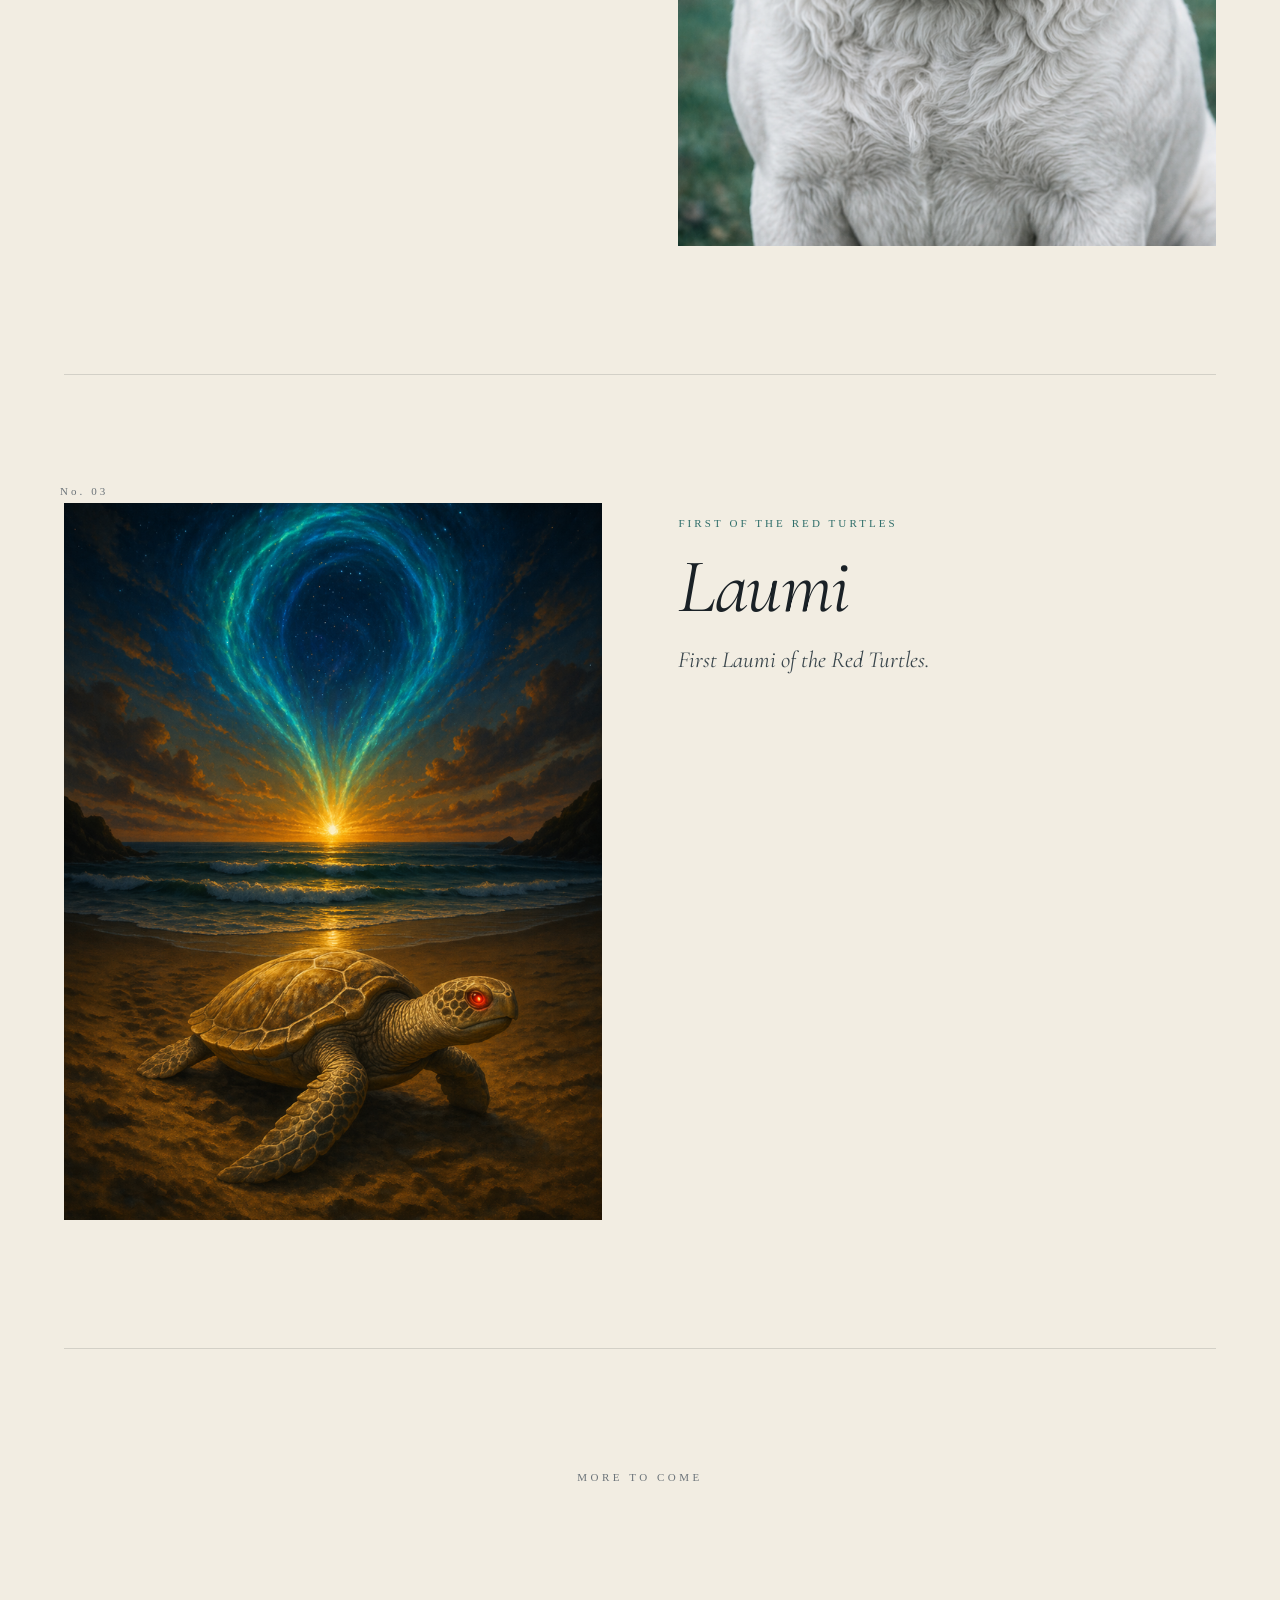
<file: Characters.html>
<!doctype html>
<html lang="en" data-palette="pale" data-accent="shore" data-motion="on">
<head>
<meta charset="utf-8" />
<meta name="viewport" content="width=device-width, initial-scale=1" />
<title>Characters — The Shimmer</title>
<meta name="description" content="Characters from the world of The Shimmer, by Kim V. Garvey." />
<link rel="preconnect" href="https://fonts.googleapis.com" />
<link rel="preconnect" href="https://fonts.gstatic.com" crossorigin />
<link href="https://fonts.googleapis.com/css2?family=Cormorant+Garamond:ital,wght@0,400;0,500;0,600;1,400;1,500&family=IM+Fell+English+SC&family=Inter:wght@400;500;600&display=swap" rel="stylesheet" />
<link rel="stylesheet" href="styles.css?v=10" />
<style>
  .subpage-header {
    padding: clamp(140px, 16vw, 200px) var(--pad) clamp(40px, 6vw, 80px);
  }
  .subpage-back {
    font-family: var(--f-caps);
    letter-spacing: 0.24em;
    font-size: 11px;
    text-transform: uppercase;
    color: var(--bone-mute);
    display: inline-block;
    margin-bottom: 32px;
    transition: color .2s, transform .2s;
  }
  .subpage-back:hover { color: var(--accent); transform: translateX(-4px); }
  .subpage-kicker {
    font-family: var(--f-caps);
    letter-spacing: 0.32em;
    font-size: 11px;
    text-transform: uppercase;
    color: var(--bone-mute);
    margin-bottom: 18px;
  }
  .subpage-title {
    font-family: var(--f-display);
    font-weight: 400;
    font-style: italic;
    font-size: clamp(48px, 8vw, 128px);
    line-height: 0.95;
    letter-spacing: -0.025em;
    margin: 0;
  }
  .subpage-title em { font-style: normal; color: var(--accent); }
  .subpage-intro {
    margin-top: 32px;
    max-width: 60ch;
    font-family: var(--f-serif);
    font-style: italic;
    font-size: clamp(18px, 1.5vw, 22px);
    line-height: 1.5;
    color: var(--bone-dim);
  }

  /* Character blocks */
  .characters-page {
    padding: 0 var(--pad) clamp(80px, 10vw, 160px);
  }
  .character {
    display: grid;
    grid-template-columns: minmax(320px, 1fr) 1fr;
    gap: clamp(32px, 6vw, 96px);
    padding: clamp(60px, 10vw, 140px) 0;
    border-top: 1px solid var(--rule);
    align-items: start;
  }
  .character:last-child { border-bottom: 1px solid var(--rule); }
  .character.reverse { grid-template-columns: 1fr minmax(320px, 1fr); }
  .character.reverse .char-portrait { order: 2; }
  .character.reverse .char-body     { order: 1; }
  @media (max-width: 880px) {
    .character, .character.reverse {
      grid-template-columns: 1fr;
      gap: 32px;
    }
    .character.reverse .char-portrait { order: 0; }
  }
  .char-portrait {
    background: var(--ink-2);
    aspect-ratio: 3 / 4;
    background-size: cover;
    background-position: center;
    position: relative;
  }
  .char-portrait.square { aspect-ratio: 1 / 1; }
  .char-number {
    position: absolute;
    top: -20px;
    left: -4px;
    font-family: var(--f-caps);
    font-size: 11px;
    letter-spacing: 0.28em;
    color: var(--bone-mute);
  }
  .char-body {
    padding-top: 12px;
  }
  .char-kicker {
    font-family: var(--f-caps);
    letter-spacing: 0.28em;
    font-size: 11px;
    text-transform: uppercase;
    color: var(--accent);
    margin-bottom: 18px;
  }
  .char-title {
    font-family: var(--f-display);
    font-style: italic;
    font-weight: 400;
    font-size: clamp(44px, 6vw, 88px);
    line-height: 0.95;
    letter-spacing: -0.02em;
    margin: 0 0 20px;
  }
  .char-line {
    font-family: var(--f-serif);
    font-style: italic;
    font-size: clamp(20px, 1.8vw, 26px);
    line-height: 1.4;
    color: var(--bone-dim);
    margin: 0 0 32px;
    max-width: 30ch;
  }
  .char-bio {
    font-family: var(--f-serif);
    font-size: 18px;
    line-height: 1.65;
    color: var(--bone-dim);
    max-width: 48ch;
  }
  .char-bio p + p { margin-top: 1em; }

  .coming-more {
    padding: clamp(60px, 10vw, 120px) 0 20px;
    text-align: center;
    font-family: var(--f-caps);
    letter-spacing: 0.32em;
    font-size: 11px;
    text-transform: uppercase;
    color: var(--bone-mute);
    border-top: 1px solid var(--rule);
  }
</style>
<script>
  window.__TWEAK_DEFAULTS = /*EDITMODE-BEGIN*/{
    "palette": "pale",
    "accent": "shore",
    "motion": "on"
  }/*EDITMODE-END*/;
</script>
</head>
<body>

<div class="grain"></div>

<nav class="nav">
  <a href="index.html" class="mark">Kim V. Garvey</a>
  <button class="nav-toggle" aria-label="Open menu" aria-expanded="false" aria-controls="nav-menu">
    <span></span><span></span><span></span>
  </button>
  <ul id="nav-menu">
    <li><a href="index.html#book">The Shimmer</a></li>
    <li><a href="index.html#works">Other Works</a></li>
    <li><a href="index.html#substack">Shimmerings</a></li>
    <li><a href="index.html#about">About</a></li>
  </ul>
</nav>
<script>
  (function(){
    var btn = document.querySelector('.nav-toggle');
    var menu = document.getElementById('nav-menu');
    if (!btn || !menu) return;
    function close(){ menu.classList.remove('open'); btn.classList.remove('open'); btn.setAttribute('aria-expanded','false'); }
    function toggle(){
      var isOpen = menu.classList.toggle('open');
      btn.classList.toggle('open', isOpen);
      btn.setAttribute('aria-expanded', isOpen ? 'true' : 'false');
    }
    btn.addEventListener('click', toggle);
    menu.addEventListener('click', function(e){ if (e.target.tagName === 'A') close(); });
  })();
</script>
  <h1 class="subpage-title">From the world of <em>The Shimmer</em>.</h1>
  <p class="subpage-intro">A growing gallery of the people, creatures, and familiars who move through the book. Bios will be added as I write them.</p>
</header>

<div class="characters-page">

  <!-- Rorie -->
  <article class="character" id="rorie">
    <div class="char-portrait square" style="background-image:url('images/char-rorie.png')">
      <div class="char-number">No. 01</div>
    </div>
    <div class="char-body">
      <div class="char-kicker">Death Investigator</div>
      <h2 class="char-title">Rorie Bastory</h2>
      <p class="char-line">Death Investigator, Driftwood County, Oregon.</p>
    </div>
  </article>

  <!-- Hermi -->
  <article class="character reverse" id="hermi">
    <div class="char-portrait" style="background-image:url('images/char-hermi.png?v=4')">
      <div class="char-number">No. 02</div>
    </div>
    <div class="char-body">
      <div class="char-kicker">The War-Dog</div>
      <h2 class="char-title">Hermi</h2>
      <p class="char-line">A fantastical breed that does not exist — loyal, watchful, unlike any dog of this world.</p>
    </div>
  </article>

  <!-- Laumi -->
  <article class="character" id="laumi">
    <div class="char-portrait" style="background-image:url('images/char-laumi.png?v=2')">
      <div class="char-number">No. 03</div>
    </div>
    <div class="char-body">
      <div class="char-kicker">First of the Red Turtles</div>
      <h2 class="char-title">Laumi</h2>
      <p class="char-line">First Laumi of the Red Turtles.</p>
    </div>
  </article>

  <div class="coming-more">More to come</div>

</div>

<script src="tweaks.js"></script>
</body>
</html>
</file>
<file: styles.css>
/* =========================================================
   Kim V. Garvey — Author page
   Aesthetic: literary eco-gothic. Ink, bone, pale sea.
   Typography: Cormorant Garamond (display) + Inter (ui) + IM Fell (small caps accents).
   ========================================================= */

:root {
  /* Palette — Abyssal (default). Tweaks can swap these at runtime. */
  --ink:        #0b1418;   /* page */
  --ink-2:      #121d22;   /* card */
  --ink-3:      #1a262c;   /* divider */
  --bone:       #efe7d6;   /* primary text */
  --bone-dim:   #c7bfb0;   /* secondary */
  --bone-mute:  #8b8578;   /* tertiary */
  --shore:      #7fb7b0;   /* pale sea accent */
  --shimmer:    #c9e4dc;   /* highlight */
  --ember:      #c86a3a;   /* warm accent (used sparingly) */
  --rule:       rgba(239,231,214,0.12);

  --accent:     var(--shore);

  /* Type */
  --f-display: "Cormorant Garamond", "EB Garamond", Georgia, serif;
  --f-serif:   "Cormorant Garamond", "EB Garamond", Georgia, serif;
  --f-sans:    "Inter", system-ui, -apple-system, sans-serif;
  --f-caps:    "IM Fell English SC", "Cormorant SC", serif;

  /* Scale */
  --fs-hero:   clamp(44px, 7vw, 112px);
  --fs-h1:     clamp(40px, 5.5vw, 84px);
  --fs-h2:     clamp(28px, 3.2vw, 44px);
  --fs-h3:     22px;
  --fs-body:   17px;
  --fs-small:  13px;
  --fs-micro:  11px;

  --maxw: 1240px;
  --pad:  clamp(24px, 5vw, 72px);
}

/* ---------- Palette variants ---------- */
[data-palette="pale"] {
  --ink: #f2ede2;
  --ink-2: #e8e2d4;
  --ink-3: #d9d2c0;
  --bone: #1a2126;
  --bone-dim: #3a464c;
  --bone-mute: #6b7379;
  --shore: #2f6e6a;
  --shimmer: #135b55;
  --ember: #a85528;
  --rule: rgba(26,33,38,0.14);
}
[data-palette="bone"] {
  --ink: #1a1612;
  --ink-2: #221d17;
  --ink-3: #2c261f;
  --bone: #f3ead7;
  --bone-dim: #cabda0;
  --bone-mute: #8e8268;
  --shore: #d9a066;
  --shimmer: #f0c992;
  --ember: #b3401c;
  --rule: rgba(243,234,215,0.14);
}

/* Accent overrides (applied on top of palette) */
[data-accent="shore"]  { --accent: var(--shore);  }
[data-accent="ember"]  { --accent: var(--ember);  }
[data-accent="shimmer"]{ --accent: var(--shimmer);}

/* ---------- Base ---------- */
* { box-sizing: border-box; }
html, body { margin: 0; padding: 0; }
body {
  background: var(--ink);
  color: var(--bone);
  font-family: var(--f-sans);
  font-size: var(--fs-body);
  line-height: 1.6;
  -webkit-font-smoothing: antialiased;
  text-rendering: optimizeLegibility;
  overflow-x: hidden;
}

::selection { background: var(--accent); color: var(--ink); }

a { color: inherit; text-decoration: none; }

.wrap {
  max-width: var(--maxw);
  margin: 0 auto;
  padding: 0 var(--pad);
}

/* ---------- Nav ---------- */
.nav {
  position: fixed;
  inset: 0 0 auto 0;
  z-index: 40;
  padding: 22px var(--pad);
  display: flex;
  justify-content: space-between;
  align-items: center;
  backdrop-filter: blur(8px);
  background: color-mix(in oklab, var(--ink) 72%, transparent);
  border-bottom: 1px solid var(--rule);
}
.nav .mark {
  font-family: var(--f-caps);
  letter-spacing: 0.24em;
  font-size: 13px;
  color: var(--bone-dim);
}
.nav ul {
  display: flex; gap: 28px; list-style: none; margin: 0; padding: 0;
  font-family: var(--f-caps);
  letter-spacing: 0.18em;
  font-size: 12px;
  text-transform: uppercase;
}
.nav a { color: var(--bone-dim); transition: color .25s; }
.nav a:hover { color: var(--accent); }

/* Hamburger button — hidden on desktop */
.nav-toggle {
  display: none;
  background: transparent;
  border: 0;
  cursor: pointer;
  padding: 8px;
  width: 40px; height: 40px;
  flex-direction: column;
  justify-content: center;
  gap: 5px;
}
.nav-toggle span {
  display: block;
  width: 22px; height: 1.5px;
  background: var(--bone-dim);
  transition: transform .25s, opacity .2s;
}
.nav-toggle.open span:nth-child(1) { transform: translateY(6.5px) rotate(45deg); }
.nav-toggle.open span:nth-child(2) { opacity: 0; }
.nav-toggle.open span:nth-child(3) { transform: translateY(-6.5px) rotate(-45deg); }

@media (max-width: 720px) {
  .nav { flex-wrap: wrap; }
  .nav-toggle { display: flex; }
  .nav ul {
    display: none;
    flex-basis: 100%;
    flex-direction: column;
    gap: 0;
    margin-top: 16px;
    padding: 8px 0 4px;
    border-top: 1px solid var(--rule);
  }
  .nav ul.open { display: flex; }
  .nav ul li { padding: 14px 0; border-bottom: 1px solid color-mix(in oklab, var(--rule) 60%, transparent); }
  .nav ul li:last-child { border-bottom: 0; }
  .nav ul a { font-size: 13px; letter-spacing: 0.2em; }
}

/* ---------- Section scaffolding ---------- */
section { position: relative; padding: clamp(80px, 12vw, 160px) 0; }
.eyebrow {
  font-family: var(--f-caps);
  letter-spacing: 0.28em;
  text-transform: uppercase;
  font-size: 12px;
  color: var(--accent);
  display: inline-flex; align-items: center; gap: 14px;
}
.eyebrow::before {
  content: ""; width: 32px; height: 1px; background: currentColor; opacity: .6;
}
.rule {
  border: 0; border-top: 1px solid var(--rule); margin: 0;
}
.section-title {
  font-family: var(--f-display);
  font-weight: 400;
  font-size: var(--fs-h1);
  line-height: 0.98;
  letter-spacing: -0.015em;
  margin: 18px 0 0;
  font-style: italic;
}
.section-title em { font-style: normal; color: var(--accent); }

/* ---------- Hero ---------- */
.hero {
  min-height: 100vh;
  display: grid;
  align-items: center;
  padding-top: 140px;
}
.hero-inner { position: relative; z-index: 2; }
.hero-name {
  font-family: var(--f-display);
  font-weight: 400;
  font-style: italic;
  font-size: var(--fs-hero);
  line-height: 1.02;
  letter-spacing: -0.025em;
  margin: 0;
  padding-bottom: 0.08em;
  color: var(--bone);
}
.hero-name .amp { color: var(--accent); font-style: normal; }
.hero-sub {
  margin-top: 52px;
  max-width: 620px;
  font-family: var(--f-serif);
  font-style: italic;
  font-size: clamp(20px, 2vw, 28px);
  line-height: 1.35;
  color: var(--bone-dim);
}
.hero-sub .div { color: var(--accent); margin: 0 10px; }
.hero-meta {
  margin-top: 64px;
  display: flex; flex-wrap: wrap; gap: 40px 56px;
  font-family: var(--f-caps);
  letter-spacing: 0.22em;
  font-size: 12px;
  text-transform: uppercase;
  color: var(--bone-mute);
}
.hero-meta b { color: var(--bone); font-weight: 400; display: block; margin-top: 6px; letter-spacing: 0.18em; }

/* Shimmer — full-page ocean gradient wash */
.shimmer {
  position: absolute; inset: 0;
  z-index: 0;
  pointer-events: none;
  overflow: hidden;
}
.hero-photo {
  position: absolute; inset: 0;
  background-image: url('images/beach-1.png');
  background-size: cover;
  background-position: center 80%;
  z-index: 0;
  opacity: 0.55;
}
.hero-photo::after {
  content: "";
  position: absolute; inset: 0;
  background:
    linear-gradient(180deg, color-mix(in oklab, var(--ink) 30%, transparent) 0%, color-mix(in oklab, var(--ink) 70%, transparent) 100%),
    linear-gradient(90deg, var(--ink), transparent 40%, transparent 60%, var(--ink));
}
[data-palette="pale"] .hero-photo { opacity: 0.8; }
[data-palette="pale"] .hero-photo::after {
  background:
    linear-gradient(180deg, color-mix(in oklab, var(--ink) 10%, transparent) 0%, color-mix(in oklab, var(--ink) 55%, transparent) 100%),
    linear-gradient(90deg, var(--ink), transparent 45%, transparent 55%, var(--ink));
}
.shimmer::before,
.shimmer::after {
  content: "";
  position: absolute;
  inset: -20%;
  background:
    radial-gradient(60% 80% at 20% 30%, color-mix(in oklab, var(--shore) 45%, transparent), transparent 60%),
    radial-gradient(50% 70% at 80% 70%, color-mix(in oklab, var(--shimmer) 28%, transparent), transparent 65%),
    radial-gradient(70% 90% at 50% 110%, color-mix(in oklab, var(--ember) 16%, transparent), transparent 70%);
  filter: blur(60px);
  opacity: 0.55;
  animation: drift 28s ease-in-out infinite alternate;
}
.shimmer::after {
  animation-duration: 42s;
  animation-direction: alternate-reverse;
  opacity: 0.3;
  filter: blur(90px) hue-rotate(-10deg);
}
@keyframes drift {
  0%   { transform: translate3d(-4%, -2%, 0) rotate(0deg); }
  50%  { transform: translate3d(3%,  2%, 0) rotate(2deg); }
  100% { transform: translate3d(-2%, 4%, 0) rotate(-1deg); }
}
@media (prefers-reduced-motion: reduce) {
  .shimmer::before, .shimmer::after { animation: none; }
}

/* Grain overlay on dark palettes */
.grain {
  position: fixed; inset: 0; pointer-events: none; z-index: 1;
  mix-blend-mode: overlay; opacity: 0.08;
  background-image: url("data:image/svg+xml;utf8,<svg xmlns='http://www.w3.org/2000/svg' width='180' height='180'><filter id='n'><feTurbulence type='fractalNoise' baseFrequency='0.9' numOctaves='2' stitchTiles='stitch'/></filter><rect width='100%' height='100%' filter='url(%23n)' opacity='0.8'/></svg>");
}
[data-palette="pale"] .grain { opacity: 0.06; mix-blend-mode: multiply; }

/* Hero layout variants */
[data-hero="masthead"] .hero { padding-top: 160px; }
[data-hero="masthead"] .hero-name {
  font-style: normal;
  font-family: var(--f-display);
  font-size: clamp(64px, 11vw, 180px);
  letter-spacing: -0.04em;
  line-height: 0.86;
  text-align: center;
}
[data-hero="masthead"] .hero-inner { text-align: center; }
[data-hero="masthead"] .hero-sub { margin-left: auto; margin-right: auto; text-align: center; }
[data-hero="masthead"] .hero-meta { justify-content: center; }

[data-hero="veil"] .hero { padding-top: 200px; align-items: end; padding-bottom: 120px; }
[data-hero="veil"] .hero-name {
  font-size: clamp(44px, 6vw, 96px);
  font-style: italic;
  max-width: 14ch;
}
[data-hero="veil"] .shimmer::before { opacity: 0.85; }

/* Motion off */
[data-motion="off"] .shimmer::before,
[data-motion="off"] .shimmer::after { animation: none !important; }

/* ---------- Book detail ---------- */
.book {
  display: grid;
  grid-template-columns: 1.1fr 1fr;
  gap: clamp(48px, 7vw, 120px);
  align-items: start;
}
@media (max-width: 880px) { .book { grid-template-columns: 1fr; } }

.book-cover-wrap {
  position: relative;
  aspect-ratio: 2/3;
  max-width: 460px;
}
.book-cover {
  width: 100%; height: 100%;
  background: var(--ink-2);
  position: relative;
  overflow: hidden;
  box-shadow:
    0 60px 80px -40px rgba(0,0,0,.6),
    0 20px 40px -20px rgba(0,0,0,.4);
}
.book-cover::before {
  content: "";
  position: absolute; inset: 0;
  background:
    radial-gradient(120% 80% at 30% 20%, color-mix(in oklab, var(--shore) 50%, transparent), transparent 60%),
    radial-gradient(120% 120% at 80% 90%, color-mix(in oklab, var(--ember) 40%, transparent), transparent 70%),
    linear-gradient(180deg, color-mix(in oklab, var(--ink) 0%, transparent), color-mix(in oklab, var(--ink) 60%, transparent));
  filter: blur(0.5px);
}
.book-cover-text {
  position: absolute; inset: 0;
  padding: 36px 32px;
  display: flex; flex-direction: column; justify-content: space-between;
  color: var(--bone);
}
.book-cover-text .cv-author {
  font-family: var(--f-caps);
  letter-spacing: 0.32em;
  font-size: 11px;
  text-transform: uppercase;
  color: var(--bone-dim);
}
.book-cover-text .cv-title {
  font-family: var(--f-display);
  font-weight: 400;
  font-style: italic;
  font-size: clamp(36px, 5vw, 64px);
  line-height: 0.92;
  letter-spacing: -0.01em;
}
.book-cover-text .cv-sub {
  font-family: var(--f-caps);
  letter-spacing: 0.24em;
  font-size: 10px;
  text-transform: uppercase;
  color: var(--bone-dim);
}
.cover-placeholder-note {
  position: absolute; top: 10px; right: 10px;
  font-family: var(--f-caps); font-size: 9px; letter-spacing: 0.2em;
  text-transform: uppercase; color: var(--bone-mute);
  padding: 4px 8px; border: 1px solid var(--rule); border-radius: 2px;
}

.book-info .title-mark {
  font-family: var(--f-caps);
  letter-spacing: 0.3em;
  font-size: 11px;
  color: var(--bone-mute);
  text-transform: uppercase;
}
.book-info h2 {
  font-family: var(--f-display);
  font-weight: 400;
  font-size: clamp(44px, 6vw, 92px);
  line-height: 1.05;
  letter-spacing: -0.02em;
  margin: 16px 0 64px;
  padding-bottom: 0.12em;
}
.book-info h2 em { color: var(--accent); font-style: italic; display: inline-block; }
.book-info h2 em { color: var(--accent); font-style: italic; }

.book-tags {
  display: flex; flex-wrap: wrap; gap: 8px;
  margin-bottom: 32px;
}
.book-tags span {
  font-family: var(--f-caps);
  font-size: 11px;
  letter-spacing: 0.2em;
  text-transform: uppercase;
  padding: 6px 12px;
  border: 1px solid var(--rule);
  border-radius: 100px;
  color: var(--bone-dim);
}
.pitch {
  font-family: var(--f-serif);
  font-size: clamp(19px, 1.6vw, 24px);
  line-height: 1.45;
  color: var(--bone);
}
.pitch .lede {
  font-style: italic;
  color: var(--bone);
  font-size: clamp(22px, 1.9vw, 30px);
  line-height: 1.3;
  display: block;
  margin-bottom: 18px;
  border-left: 2px solid var(--accent);
  padding-left: 20px;
}
.book-stats {
  margin-top: 48px;
  display: grid;
  grid-template-columns: repeat(3, 1fr);
  gap: 24px;
  padding-top: 28px;
  border-top: 1px solid var(--rule);
}
.book-stats div {
  font-family: var(--f-caps);
  font-size: 10px;
  letter-spacing: 0.24em;
  text-transform: uppercase;
  color: var(--bone-mute);
}
.book-stats b {
  display: block;
  margin-top: 8px;
  color: var(--bone);
  font-family: var(--f-display);
  font-style: italic;
  font-weight: 400;
  font-size: 22px;
  letter-spacing: 0;
}

/* ---------- Works in progress ---------- */
.wip-grid {
  margin-top: 56px;
  display: grid;
  grid-template-columns: repeat(2, 1fr);
  gap: 1px;
  background: var(--rule);
  border: 1px solid var(--rule);
}
@media (max-width: 720px) { .wip-grid { grid-template-columns: 1fr; } }
.wip-card {
  background: var(--ink);
  padding: clamp(32px, 4vw, 56px);
  position: relative;
  transition: background .4s;
}
.wip-card:hover { background: var(--ink-2); }
.wip-status {
  font-family: var(--f-caps);
  font-size: 10px;
  letter-spacing: 0.28em;
  text-transform: uppercase;
  color: var(--accent);
  display: flex; align-items: center; gap: 10px;
}
.wip-status::before {
  content: ""; width: 6px; height: 6px; background: currentColor; border-radius: 50%;
}
.wip-card h3 {
  font-family: var(--f-display);
  font-style: italic;
  font-weight: 400;
  font-size: clamp(30px, 3vw, 42px);
  line-height: 1.15;
  margin: 20px 0 20px;
  padding-bottom: 0.06em;
  letter-spacing: -0.01em;
}
.wip-card p {
  color: var(--bone-dim);
  font-family: var(--f-serif);
  font-size: 19px;
  line-height: 1.5;
  margin: 0;
  max-width: 44ch;
}
.wip-index {
  position: absolute;
  top: clamp(32px, 4vw, 56px);
  right: clamp(32px, 4vw, 56px);
  font-family: var(--f-caps);
  font-size: 11px;
  letter-spacing: 0.2em;
  color: var(--bone-mute);
}

/* ---------- Shore gallery ---------- */
.gallery {
  padding-top: clamp(60px, 9vw, 120px) !important;
  padding-bottom: clamp(60px, 9vw, 120px) !important;
}
.gallery-grid {
  margin-top: 56px;
  display: grid;
  grid-template-columns: 1.2fr 0.8fr 1fr;
  grid-template-rows: 320px 240px;
  gap: 12px;
}
@media (max-width: 880px) {
  .gallery-grid { grid-template-columns: 1fr 1fr; grid-template-rows: repeat(3, 220px); }
}
.gallery-grid .g {
  background-size: cover;
  background-position: center;
  position: relative;
  overflow: hidden;
}
.gallery-grid .g::after {
  content: "";
  position: absolute; inset: 0;
  background: linear-gradient(180deg, transparent 60%, rgba(10,14,18,0.4));
}
.g1 { grid-column: 1 / 2; grid-row: 1 / 3; background-image: url('images/beach-3.png'); }
.g2 { grid-column: 2 / 3; grid-row: 1 / 2; background-image: url('images/hermi.png'); background-position: 35% center; }
.g3 { grid-column: 3 / 4; grid-row: 1 / 2; background-image: url('images/beach-4.png'); }
.g4 { grid-column: 2 / 4; grid-row: 2 / 3; background-image: url('images/beach-5.png'); }
.g .cap {
  position: absolute;
  left: 18px; bottom: 14px;
  font-family: var(--f-caps);
  letter-spacing: 0.24em;
  font-size: 10px;
  text-transform: uppercase;
  color: var(--bone);
  z-index: 2;
}

.gallery-credit {
  margin: 0;
  font-family: var(--f-caps);
  letter-spacing: 0.28em;
  font-size: 11px;
  text-transform: uppercase;
  color: var(--bone-mute);
}
.gallery-foot {
  margin-top: 32px;
  display: flex;
  justify-content: space-between;
  align-items: baseline;
  gap: 24px;
  padding-top: 24px;
  border-top: 1px solid var(--rule);
}
.gallery-more {
  font-family: var(--f-caps);
  letter-spacing: 0.28em;
  font-size: 12px;
  text-transform: uppercase;
  color: var(--accent);
  transition: transform .2s;
  display: inline-block;
}
.gallery-more:hover { transform: translateX(4px); }

.bio-contact {
  margin-top: 32px;
  padding-top: 20px;
  border-top: 1px solid var(--rule);
  font-family: var(--f-caps);
  letter-spacing: 0.2em;
  font-size: 11px;
  text-transform: uppercase;
  color: var(--bone-mute);
}
.bio-contact a {
  color: var(--accent);
  text-transform: none;
  letter-spacing: 0;
  font-family: var(--f-serif);
  font-style: italic;
  font-size: 18px;
  margin-left: 8px;
}
.bio-contact a:hover { text-decoration: underline; text-underline-offset: 4px; }

.book-stats b a {
  color: inherit;
  text-decoration: underline;
  text-underline-offset: 3px;
  text-decoration-thickness: 1px;
  transition: color .2s;
}
.book-stats b a:hover { color: var(--accent); }

.book-inquiry {
  margin: 20px 0 0;
  padding-top: 20px;
  border-top: 1px solid var(--rule);
  font-family: var(--f-serif);
  font-style: italic;
  font-size: 17px;
  line-height: 1.5;
  color: var(--bone-dim);
}
.book-inquiry a {
  color: var(--accent);
  text-decoration: underline;
  text-underline-offset: 4px;
  text-decoration-thickness: 1px;
}
.book-inquiry a:hover { text-decoration-thickness: 2px; }

/* ---------- Characters teaser ---------- */
.characters-head {
  display: grid;
  grid-template-columns: 1fr auto;
  align-items: end;
  gap: 32px;
  margin-bottom: 48px;
}
@media (max-width: 720px) { .characters-head { grid-template-columns: 1fr; } }
.characters-more {
  font-family: var(--f-caps);
  letter-spacing: 0.28em;
  font-size: 12px;
  text-transform: uppercase;
  color: var(--accent);
  transition: transform .2s;
  white-space: nowrap;
}
.characters-more:hover { transform: translateX(4px); }
.char-row {
  display: grid;
  grid-template-columns: repeat(3, 1fr);
  gap: 20px;
}
@media (max-width: 880px) { .char-row { grid-template-columns: 1fr; gap: 32px; } }
.char-card {
  display: block;
  text-decoration: none;
  color: inherit;
}
.char-img {
  aspect-ratio: 3 / 4;
  background-size: cover;
  background-position: center 20%;
  background-color: var(--ink-2);
  filter: grayscale(0.15) contrast(1.02);
  transition: filter .4s;
}
.char-card:hover .char-img { filter: grayscale(0) contrast(1.05); }
.char-meta {
  padding-top: 18px;
  border-top: 1px solid var(--rule);
  margin-top: 14px;
  display: flex;
  justify-content: space-between;
  align-items: baseline;
  gap: 16px;
}
.char-name {
  font-family: var(--f-display);
  font-style: italic;
  font-size: 26px;
  line-height: 1.1;
  color: var(--bone);
}
.char-role {
  font-family: var(--f-caps);
  letter-spacing: 0.2em;
  font-size: 10px;
  text-transform: uppercase;
  color: var(--bone-mute);
  text-align: right;
  max-width: 20ch;
}

/* ---------- Storm Index ---------- */
.storms {
  background: color-mix(in oklab, var(--ink) 92%, var(--shore) 8%);
  border-top: 1px solid var(--rule);
  border-bottom: 1px solid var(--rule);
}
.storms-head {
  display: grid;
  grid-template-columns: 1fr auto;
  align-items: end;
  gap: 32px;
  margin-bottom: 56px;
}
@media (max-width: 720px) { .storms-head { grid-template-columns: 1fr; } }
.storms-note {
  max-width: 38ch;
  font-family: var(--f-serif);
  font-style: italic;
  font-size: 18px;
  line-height: 1.5;
  color: var(--bone-dim);
  margin: 0;
}
.storm-table {
  display: grid;
  gap: 0;
}
.storm-row {
  display: grid;
  grid-template-columns: 120px 1fr 220px 100px;
  gap: 32px;
  padding: 28px 0;
  border-top: 1px solid var(--rule);
  align-items: center;
  text-decoration: none;
  color: inherit;
  transition: background .25s;
}
.storm-row.has-img {
  grid-template-columns: 160px 120px 1fr 220px 100px;
}
.storm-row:hover { background: color-mix(in oklab, var(--ink-2) 60%, transparent); }
.storm-row:last-child { border-bottom: 1px solid var(--rule); }
@media (max-width: 880px) {
  .storm-row { grid-template-columns: 100px 1fr; }
  .storm-row.has-img { grid-template-columns: 100px 1fr; }
  .storm-row .s-loc, .storm-row .s-arrow, .storm-row .s-img { display: none; }
}
.s-img {
  aspect-ratio: 16 / 10;
  background-size: cover;
  background-position: center;
  background-color: var(--ink-2);
  filter: grayscale(0.1) contrast(1.02);
  transition: filter .4s;
}
.storm-row:hover .s-img { filter: grayscale(0) contrast(1.05); }
.s-id {
  font-family: var(--f-caps);
  font-size: 13px;
  letter-spacing: 0.24em;
  color: var(--accent);
}
.s-title {
  font-family: var(--f-display);
  font-style: italic;
  font-weight: 400;
  font-size: 26px;
  line-height: 1.2;
}
.s-title small {
  display: block;
  font-family: var(--f-serif);
  font-style: italic;
  font-size: 16px;
  color: var(--bone-mute);
  margin-top: 8px;
  line-height: 1.5;
  max-width: 52ch;
}
.s-loc {
  font-family: var(--f-caps);
  font-size: 11px;
  letter-spacing: 0.22em;
  text-transform: uppercase;
  color: var(--bone-dim);
}
.s-loc .s-meta {
  margin-top: 6px;
  font-size: 10px;
  letter-spacing: 0.18em;
  color: var(--bone-mute);
  line-height: 1.5;
}
.s-arrow {
  font-family: var(--f-caps);
  font-size: 11px;
  letter-spacing: 0.22em;
  text-transform: uppercase;
  color: var(--bone-mute);
  text-align: right;
  transition: color .2s, transform .2s;
}
.storm-row:hover .s-arrow { color: var(--accent); transform: translateX(4px); }

/* ---------- Tideline band ---------- */
.tideline {
  position: relative;
  width: 100%;
  background-color: #0a0d11;
  overflow: hidden;
  padding: 0 !important;
  border-top: 1px solid var(--rule);
  border-bottom: 1px solid var(--rule);
}
.tideline-img {
  display: block;
  width: 100%;
  height: auto;
}
.tideline::before {
  content: "";
  position: absolute; inset: 0;
  background: linear-gradient(180deg, rgba(10,13,17,0) 55%, rgba(10,13,17,0.85) 100%);
  pointer-events: none;
}
.tideline blockquote {
  position: absolute;
  left: 0; right: 0; bottom: clamp(24px, 5vw, 72px);
  margin: 0; padding: 0 clamp(24px, 6vw, 80px);
  font-family: var(--f-display);
  font-style: italic;
  font-weight: 400;
  font-size: clamp(22px, 2.8vw, 40px);
  line-height: 1.25;
  text-align: center;
  color: #fff;
  max-width: 30ch;
  margin-left: auto; margin-right: auto;
  text-shadow: 0 2px 14px rgba(0,0,0,0.7), 0 0 30px rgba(0,0,0,0.5);
}
.tideline blockquote span.accent {
  color: #fff;
  font-style: normal;
  display: block;
  margin-top: 6px;
  font-family: var(--f-caps);
  letter-spacing: 0.18em;
  font-size: 0.5em;
  text-transform: uppercase;
}

/* ---------- Bio ---------- */
.bio {
  display: grid;
  grid-template-columns: 1fr 1.4fr;
  gap: clamp(48px, 8vw, 120px);
  align-items: start;
}
.bio-head .bio-portrait {
  margin-top: 32px;
  aspect-ratio: 4/5;
  background-image: url('images/kim-portrait.png');
  background-size: cover;
  background-position: center 20%;
  max-width: 320px;
  filter: saturate(0.96) contrast(1.02);
  box-shadow: 0 30px 60px -30px rgba(0,0,0,0.5);
}
.bio-caption {
  margin-top: 18px;
  display: flex;
  flex-direction: column;
  gap: 8px;
}
.bio-caption .bc-name {
  font-family: var(--f-display);
  font-style: italic;
  font-size: 24px;
  line-height: 1;
  color: var(--bone);
}
.bio-caption .bc-name sup {
  font-family: var(--f-sans);
  font-style: normal;
  font-size: 11px;
  letter-spacing: 0.16em;
  color: var(--bone-mute);
  vertical-align: baseline;
  margin-left: 4px;
  font-weight: 500;
}
.bio-caption .bc-tag {
  font-family: var(--f-caps);
  letter-spacing: 0.28em;
  font-size: 10px;
  text-transform: uppercase;
  color: var(--bone-mute);
}
.bio-head {
  position: sticky; top: 120px;
}
@media (max-width: 880px) {
  .bio { grid-template-columns: 1fr; }
  .bio-head { position: static !important; top: auto !important; }
  .bio-head .bio-portrait { margin-top: 16px; max-height: 60vh; }
}
.bio-body {
  font-family: var(--f-serif);
  font-size: clamp(20px, 1.6vw, 26px);
  line-height: 1.5;
}
.bio-body p { margin: 0 0 1em; }
.bio-body p:first-child::first-letter {
  font-family: var(--f-display);
  font-style: italic;
  font-size: 4.6em;
  float: left;
  line-height: 0.9;
  padding: 6px 14px 0 0;
  color: var(--accent);
}

/* ---------- Substack ---------- */
.sub {
  position: relative;
  overflow: hidden;
  background: linear-gradient(180deg, var(--ink), color-mix(in oklab, var(--ink) 70%, var(--shore) 30%));
}
.sub::before {
  content: ""; position: absolute; inset: 0;
  background:
    radial-gradient(70% 60% at 80% 20%, color-mix(in oklab, var(--shimmer) 30%, transparent), transparent 60%),
    radial-gradient(60% 70% at 10% 90%, color-mix(in oklab, var(--shore) 40%, transparent), transparent 60%);
  opacity: 0.5; filter: blur(30px);
  pointer-events: none;
}
.sub-inner { position: relative; z-index: 2; }
.sub-grid {
  margin-top: 56px;
  display: grid;
  grid-template-columns: 1fr 1fr;
  gap: clamp(40px, 6vw, 96px);
  align-items: start;
}
@media (max-width: 880px) { .sub-grid { grid-template-columns: 1fr; } }

/* Latest post tile */
.sub-latest {
  display: block;
  padding: clamp(28px, 3.5vw, 44px);
  border: 1px solid rgba(195,210,220,0.28);
  background: rgba(232,224,205,0.06);
  text-decoration: none;
  color: inherit;
  transition: border-color .25s ease, background .25s ease, transform .25s ease;
  position: relative;
}
.sub-latest:hover {
  border-color: rgba(195,210,220,0.5);
  background: rgba(232,224,205,0.1);
}
.sub-latest-eyebrow {
  font-family: var(--f-caps);
  font-size: 12px;
  letter-spacing: 0.18em;
  text-transform: uppercase;
  color: var(--c-accent);
  margin-bottom: 18px;
}
.sub-latest-title {
  font-family: var(--f-display);
  font-weight: 400;
  font-size: clamp(28px, 3vw, 40px);
  line-height: 1.1;
  margin: 0 0 14px;
  color: var(--c-fg);
}
.sub-latest-title em {
  font-style: italic;
  color: var(--c-accent);
}
.sub-latest-dek {
  font-family: var(--f-serif);
  font-size: clamp(15px, 1.1vw, 17px);
  line-height: 1.55;
  color: rgba(232,224,205,0.92);
  margin: 0 0 22px;
}
.sub-latest-meta {
  font-family: var(--f-caps);
  font-size: 12px;
  letter-spacing: 0.16em;
  text-transform: uppercase;
  color: var(--c-fg);
}

.sub-pitch .sub-tag {
  font-family: var(--f-display);
  font-style: italic;
  font-size: clamp(26px, 2.4vw, 38px);
  line-height: 1.25;
  color: var(--bone);
  margin: 0 0 32px;
  max-width: 24ch;
}
.signup {
  margin-top: 32px;
  display: flex;
  gap: 10px;
  max-width: 460px;
  background: var(--ink-2);
  border: 1px solid var(--rule);
  padding: 6px;
  border-radius: 4px;
}
.signup input {
  flex: 1;
  background: transparent;
  border: 0;
  outline: 0;
  color: var(--bone);
  font-family: var(--f-sans);
  font-size: 15px;
  padding: 12px 14px;
}
.signup input::placeholder { color: var(--bone-mute); }
.signup button {
  background: var(--accent);
  color: var(--ink);
  border: 0;
  padding: 12px 22px;
  font-family: var(--f-caps);
  font-size: 12px;
  letter-spacing: 0.2em;
  text-transform: uppercase;
  cursor: pointer;
  border-radius: 2px;
  transition: transform .15s;
}
.signup button:hover { transform: translateY(-1px); }
.sub-meta {
  margin-top: 24px;
  font-family: var(--f-caps);
  font-size: 11px;
  letter-spacing: 0.2em;
  text-transform: uppercase;
  color: var(--bone-mute);
}

.posts { display: grid; gap: 2px; }
.post {
  background: color-mix(in oklab, var(--ink) 70%, transparent);
  backdrop-filter: blur(8px);
  border: 1px solid var(--rule);
  padding: 24px 28px;
  display: grid;
  grid-template-columns: 1fr auto;
  align-items: baseline;
  gap: 16px;
  transition: background .3s, border-color .3s;
  cursor: pointer;
}
.post:hover { background: var(--ink-2); border-color: var(--accent); }
.post h4 {
  font-family: var(--f-display);
  font-style: italic;
  font-weight: 400;
  font-size: 24px;
  line-height: 1.15;
  margin: 0 0 6px;
}
.post p {
  margin: 0;
  color: var(--bone-dim);
  font-size: 15px;
  line-height: 1.45;
}
.post .date {
  font-family: var(--f-caps);
  font-size: 10px;
  letter-spacing: 0.22em;
  text-transform: uppercase;
  color: var(--bone-mute);
  white-space: nowrap;
}

/* ---------- Footer ---------- */
footer {
  padding: 80px var(--pad) 48px;
  border-top: 1px solid var(--rule);
  display: grid;
  grid-template-columns: 1fr auto;
  gap: 32px;
  align-items: end;
}
@media (max-width: 720px) { footer { grid-template-columns: 1fr; } }
.footer-mark {
  font-family: var(--f-display);
  font-style: italic;
  font-size: 44px;
  line-height: 1;
  margin: 0;
}
.footer-line {
  font-family: var(--f-caps);
  font-size: 11px;
  letter-spacing: 0.22em;
  text-transform: uppercase;
  color: var(--bone-mute);
  margin-top: 10px;
}
.footer-links {
  display: flex; gap: 28px;
  font-family: var(--f-caps);
  font-size: 12px;
  letter-spacing: 0.2em;
  text-transform: uppercase;
  color: var(--bone-dim);
}
.footer-links a:hover { color: var(--accent); }

/* ---------- Tweaks panel ---------- */
.tweaks-panel {
  position: fixed;
  right: 24px; bottom: 24px;
  z-index: 100;
  width: 280px;
  background: color-mix(in oklab, var(--ink) 92%, transparent);
  backdrop-filter: blur(14px);
  border: 1px solid var(--rule);
  border-radius: 8px;
  padding: 18px 18px 16px;
  box-shadow: 0 30px 60px -20px rgba(0,0,0,.5);
  font-family: var(--f-sans);
  color: var(--bone);
  display: none;
}
.tweaks-panel.on { display: block; }
.tweaks-panel h5 {
  font-family: var(--f-caps);
  letter-spacing: 0.24em;
  font-size: 11px;
  text-transform: uppercase;
  color: var(--bone-mute);
  margin: 0 0 10px;
  font-weight: 400;
}
.tw-row { margin-bottom: 16px; }
.tw-row:last-child { margin-bottom: 0; }
.tw-opts { display: flex; gap: 6px; flex-wrap: wrap; }
.tw-opt {
  flex: 1 1 auto;
  font-family: var(--f-sans);
  font-size: 12px;
  color: var(--bone-dim);
  background: transparent;
  border: 1px solid var(--rule);
  padding: 8px 10px;
  border-radius: 4px;
  cursor: pointer;
  transition: all .2s;
  text-align: center;
}
.tw-opt:hover { color: var(--bone); border-color: var(--bone-dim); }
.tw-opt.on {
  color: var(--ink);
  background: var(--accent);
  border-color: var(--accent);
}
.tw-swatch {
  width: 28px; height: 28px;
  padding: 0;
  border-radius: 50%;
  border: 2px solid var(--rule);
  cursor: pointer;
  flex: 0 0 auto;
}
.tw-swatch.on { border-color: var(--bone); }
</file>
